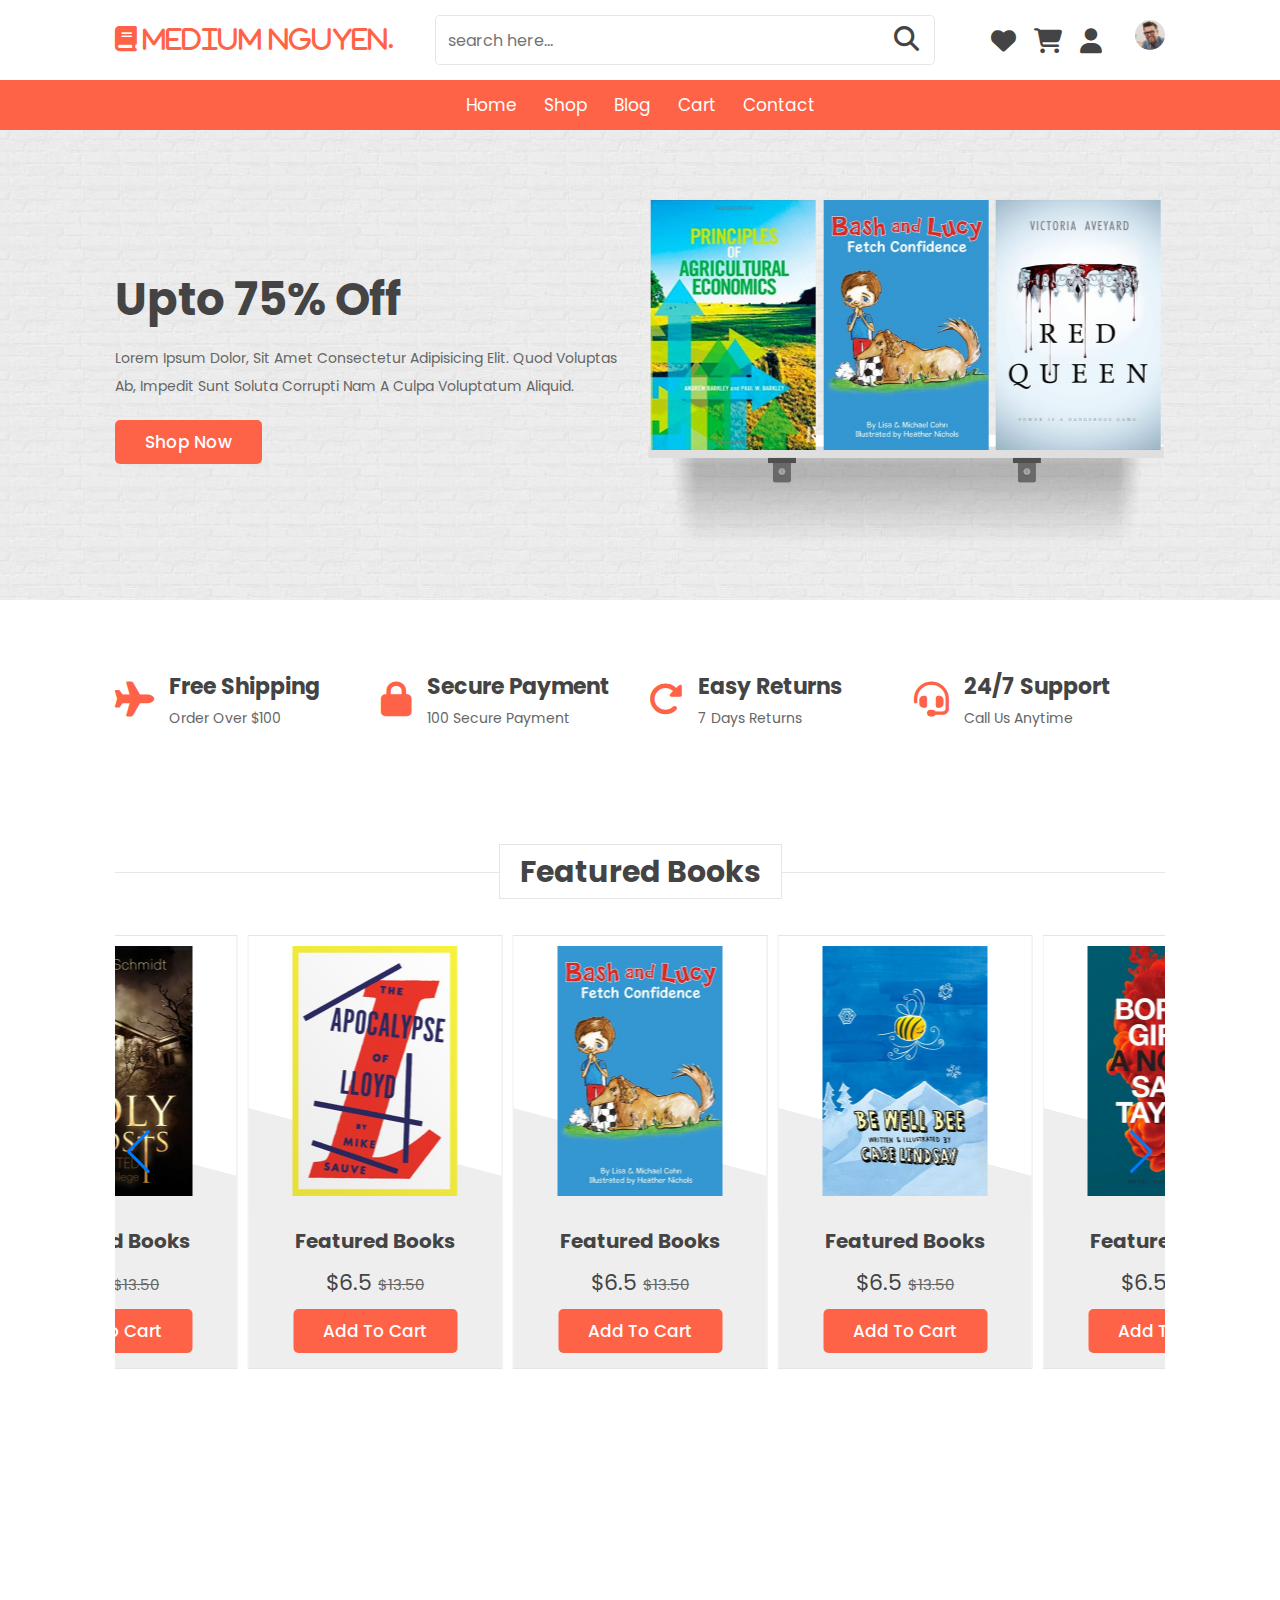
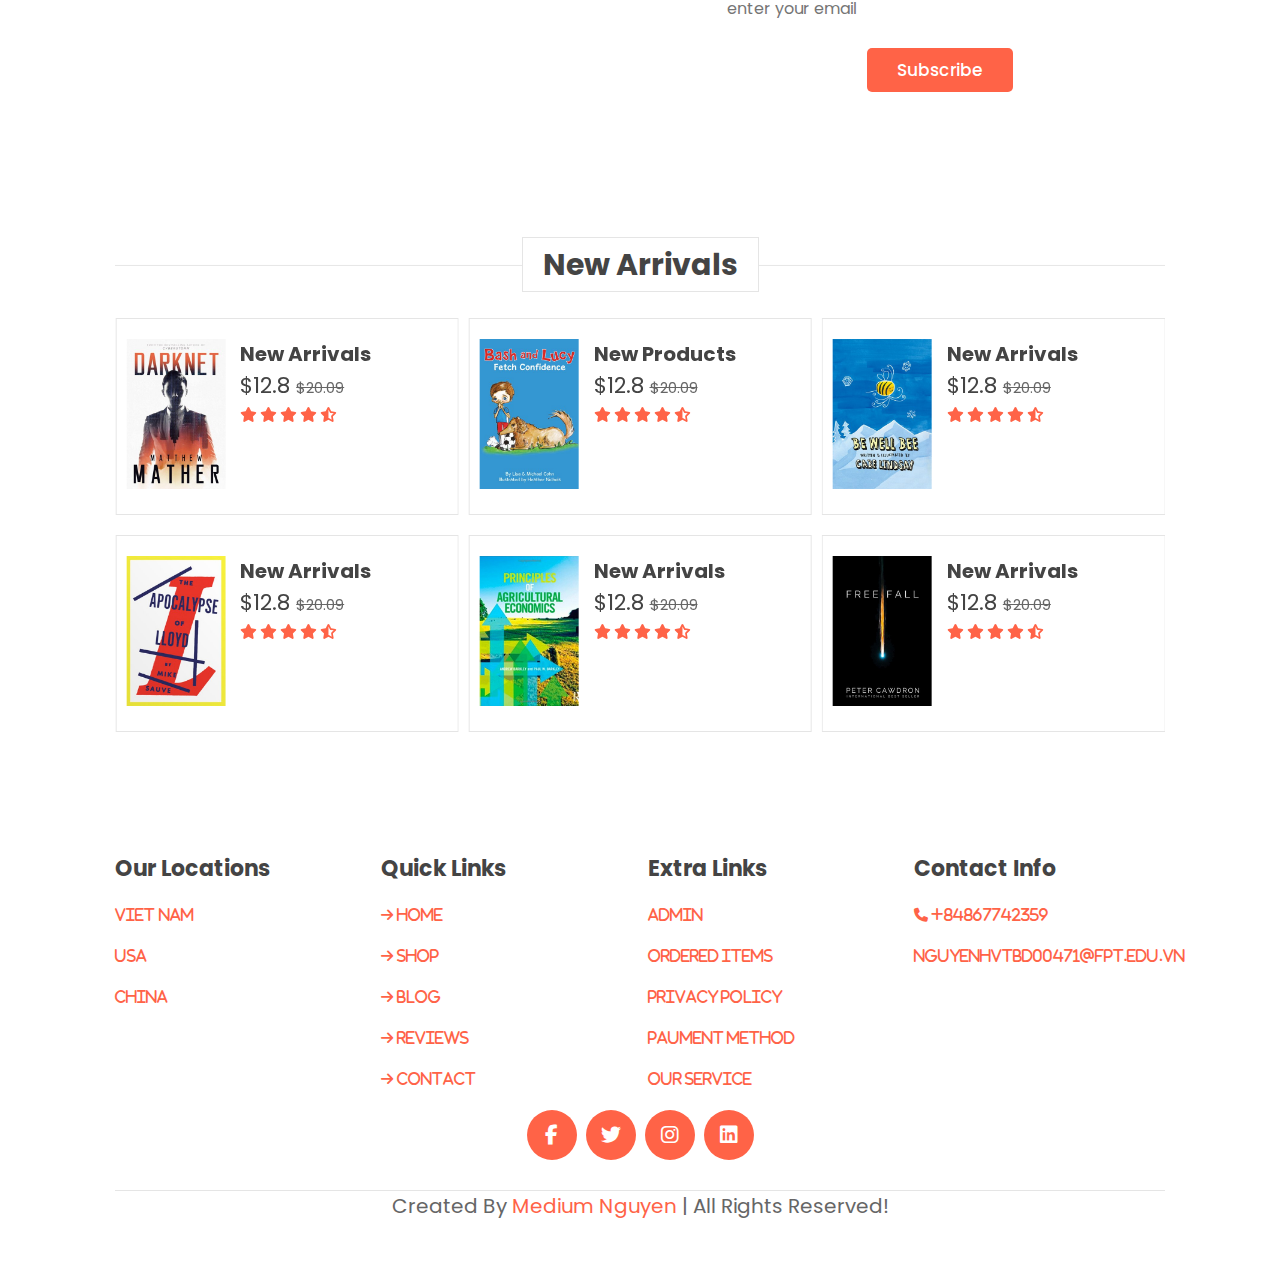
<file: index.html>
<!DOCTYPE html>
<html lang="en">

<head>
    <meta charset="UTF-8">
    <meta name="viewport" content="width=device-width, initial-scale=1.0">
    <title>Online Book shop</title>
    <link rel="stylesheet" href="style.css">
    <link rel="stylesheet" href="https://cdnjs.cloudflare.com/ajax/libs/font-awesome/6.5.1/css/all.min.css">
    <link rel="stylesheet" href="https://cdn.jsdelivr.net/npm/swiper@11/swiper-bundle.min.css" />


</head>

<body>
    <header class="header">

        <div class="header-1">
            <a href="index.html" class="logo"><i class="fas fa-book"> Medium Nguyen.</i></a>
            <form action="" class="search-form">
                <input type="search" name="" id="search-box" placeholder="search here...">
                <label for="search-box"><i class="fas fa-search"></i></label>

            </form>
            <div class="icons">
                <div id="search-btn" class="fas fa-search"></div>
                <a href=""><i class="fas fa-heart"></i></a>

                <a href=""><i class="fas fa-shopping-cart"></i></a>

                <div id="login-btn" class="fas fa-user"></div>
                <a href="userprofile.html"><img src="./images/author-1.jpg" alt="" ></a>

            </div>
          
        </div>
        <div class="header-2">
            <nav class="navbar">
                <a href="index.html" class="active-link">home</a>
                <a href="product.html" class="active-link">shop</a>
                <a href="about.html" class="active-link">blog</a>
                <a href="cart.html" class="active-link">cart</a>
                <a href="contact.html" class="active-link">contact</a>
            </nav>
        </div>
    </header>

    <!-- head section ends -->
    <!-- bottom navbar -->
    <nav class="bottom-navbar">
        <a href="index.html" class="fas fa-home"></a>
        <a href="product.html" class="fas fa-list"></a>
        <a href="about.html" class="fas fa-tags"></a>
        <a href="cart.html" class="fas fa-comments"></a>
        <a href="contact.html" class="fas fa-address-book"></i></a>
    </nav>


    <div class="login-form-container">
        <div id="close-login-btn" class="fas fa-times">
        </div>
        <form action="">
            <h3>sign in</h3>
            <span>email</span>
            <input type="email" name="" class="box" id="" placeholder="enter your email">
            <span>password</span>
            <input type="password" name="" class="box" id="" placeholder="enter your pasword">
            <div class="checkbox">
                <input type="checkbox" name="" id="remember-me">
                <label for="remember-me"> remember me</label>
            </div>
            <input type="submit" name="" id="" value="sign in" class="btn">
            <p>forget password ? <a href="#">click here</a></p>
            <p>don't have an account ? <a href="#" id="signup-link" class="signup-link">sign up</a></p>
        </form>
    </div>
    <div class="signup-form-container">
        <div id="close-login-btn" class="fas fa-times">
        </div>
        <form action="">
            <h3>sign up</h3>
            <span>email</span>
            <input type="email" name="" class="box" id="" placeholder="enter your email">
            <span>password</span>
            <input type="password" name="" class="box" id="" placeholder="create pasword">
            <span>confirm password</span>
            <input type="password" name="" class="box" id="" placeholder="confirm pasword">
            <div class="checkbox">
                <input type="checkbox" name="" id="accept">
                <label for="accept"> i accept all terms & conditions</label>
            </div>
            <input type="submit" name="" id="" value="sign up" class="btn">
            <p>already have an account ? <a href="#" id="signin-link" class="signin-link">sign in</a></p>
        </form>
    </div>

    <section class="home" id="home">
        <div class="row">
            <div class="content">
                <h3>upto 75% off</h3>
                <p>Lorem ipsum dolor, sit amet consectetur adipisicing elit. Quod voluptas ab, impedit sunt soluta
                    corrupti nam a culpa voluptatum aliquid.</p>
                <a href="#" class="btn">shop now</a>
            </div>
            <div class="swiper books-slider">
                <div class="swiper-wrapper">
                    <a href="#" class="swiper-slide"><img src="./images/b1.jpg" alt=""></a>
                    <a href="#" class="swiper-slide"><img src="./images/b13.jpg" alt=""></a>
                    <a href="#" class="swiper-slide"><img src="./images/b12.jpg" alt=""></a>
                    <a href="#" class="swiper-slide"><img src="./images/b15.jpg" alt=""></a>
                    <a href="#" class="swiper-slide"><img src="./images/b5.jpg" alt=""></a>
                    <a href="#" class="swiper-slide"><img src="./images/b6.jpg" alt=""></a>
                </div>
                <img src="./images/stand.png" class="stand" alt="">
            </div>
        </div>
    </section>
    <section class="icons-container">
        <div class="icons">
            <i class="fas fa-plane"></i>
            <div class="content">
                <h3>free shipping</h3>
                <p>order over $100</p>
            </div>
        </div>
        <div class="icons">
            <i class="fas fa-lock"></i>
            <div class="content">
                <h3>secure payment</h3>
                <p>100 secure payment</p>
            </div>
        </div>
        <div class="icons">
            <i class="fas fa-redo-alt"></i>
            <div class="content">
                <h3>easy returns</h3>
                <p>7 days returns</p>
            </div>
        </div>
        <div class="icons">
            <i class="fas fa-headset"></i>
            <div class="content">
                <h3>24/7 support</h3>
                <p>call us anytime</p>
            </div>
        </div>
    </section>

    <section class="featured" id="featured">
        <h1 class="heading"><span>featured books</span> </h1>
        <div class="swiper featured-slider">
            <div class="swiper-wrapper">
                <div class="swiper-slide box">
                    <div class="icons">
                        <a href="#" class="fas fa-search"></a>
                        <a href="#" class="fas fa-heart"></a>
                        <a href="#" class="fas fa-eye"></a>
                    </div>
                    <div class="image">
                        <img src="./images/b1.jpg" alt="">
                    </div>
                    <div class="content">
                        <h3>featured books</h3>
                        <div class="price">$6.5 <span>$13.50</span></div>
                        <a href="#" class="btn">add to cart</a>
                    </div>
                </div>
                <div class="swiper-slide box">
                    <div class="icons">
                        <a href="#" class="fas fa-search"></a>
                        <a href="#" class="fas fa-heart"></a>
                        <a href="#" class="fas fa-eye"></a>
                    </div>
                    <div class="image">
                        <img src="./images/b2.jpg" alt="">
                    </div>
                    <div class="content">
                        <h3>featured books</h3>
                        <div class="price">$6.5 <span>$13.50</span></div>
                        <a href="#" class="btn">add to cart</a>
                    </div>
                </div>
                <div class="swiper-slide box">
                    <div class="icons">
                        <a href="#" class="fas fa-search"></a>
                        <a href="#" class="fas fa-heart"></a>
                        <a href="#" class="fas fa-eye"></a>
                    </div>
                    <div class="image">
                        <img src="./images/b3.jpg" alt="">
                    </div>
                    <div class="content">
                        <h3>featured books</h3>
                        <div class="price">$6.5 <span>$13.50</span></div>
                        <a href="#" class="btn">add to cart</a>
                    </div>
                </div>
                <div class="swiper-slide box">
                    <div class="icons">
                        <a href="#" class="fas fa-search"></a>
                        <a href="#" class="fas fa-heart"></a>
                        <a href="#" class="fas fa-eye"></a>
                    </div>
                    <div class="image">
                        <img src="./images/b4.jpg" alt="">
                    </div>
                    <div class="content">
                        <h3>featured books</h3>
                        <div class="price">$6.5 <span>$13.50</span></div>
                        <a href="#" class="btn">add to cart</a>
                    </div>
                </div>
                <div class="swiper-slide box">
                    <div class="icons">
                        <a href="#" class="fas fa-search"></a>
                        <a href="#" class="fas fa-heart"></a>
                        <a href="#" class="fas fa-eye"></a>
                    </div>
                    <div class="image">
                        <img src="./images/b5.jpg" alt="">
                    </div>
                    <div class="content">
                        <h3>featured books</h3>
                        <div class="price">$6.5 <span>$13.50</span></div>
                        <a href="#" class="btn">add to cart</a>
                    </div>
                </div>
                <div class="swiper-slide box">
                    <div class="icons">
                        <a href="#" class="fas fa-search"></a>
                        <a href="#" class="fas fa-heart"></a>
                        <a href="#" class="fas fa-eye"></a>
                    </div>
                    <div class="image">
                        <img src="./images/b6.jpg" alt="">
                    </div>
                    <div class="content">
                        <h3>featured books</h3>
                        <div class="price">$6.5 <span>$13.50</span></div>
                        <a href="#" class="btn">add to cart</a>
                    </div>
                </div>
                <div class="swiper-slide box">
                    <div class="icons">
                        <a href="#" class="fas fa-search"></a>
                        <a href="#" class="fas fa-heart"></a>
                        <a href="#" class="fas fa-eye"></a>
                    </div>
                    <div class="image">
                        <img src="./images/b7.jpg" alt="">
                    </div>
                    <div class="content">
                        <h3>featured books</h3>
                        <div class="price">$6.5 <span>$13.50</span></div>
                        <a href="#" class="btn">add to cart</a>
                    </div>
                </div>
                <div class="swiper-slide box">
                    <div class="icons">
                        <a href="#" class="fas fa-search"></a>
                        <a href="#" class="fas fa-heart"></a>
                        <a href="#" class="fas fa-eye"></a>
                    </div>
                    <div class="image">
                        <img src="./images/b8.jpg" alt="">
                    </div>
                    <div class="content">
                        <h3>featured books</h3>
                        <div class="price">$6.5 <span>$13.50</span></div>
                        <a href="#" class="btn">add to cart</a>
                    </div>
                </div>
                <div class="swiper-slide box">
                    <div class="icons">
                        <a href="#" class="fas fa-search"></a>
                        <a href="#" class="fas fa-heart"></a>
                        <a href="#" class="fas fa-eye"></a>
                    </div>
                    <div class="image">
                        <img src="./images/b9.jpg" alt="">
                    </div>
                    <div class="content">
                        <h3>featured books</h3>
                        <div class="price">$6.5 <span>$13.50</span></div>
                        <a href="#" class="btn">add to cart</a>
                    </div>
                </div>
                <div class="swiper-slide box">
                    <div class="icons">
                        <a href="#" class="fas fa-search"></a>
                        <a href="#" class="fas fa-heart"></a>
                        <a href="#" class="fas fa-eye"></a>
                    </div>
                    <div class="image">
                        <img src="./images/b10.jpg" alt="">
                    </div>
                    <div class="content">
                        <h3>featured books</h3>
                        <div class="price">$6.5 <span>$13.50</span></div>
                        <a href="#" class="btn">add to cart</a>
                    </div>
                </div>

            </div>
            <div class="swiper-button-next"></div>
            <div class="swiper-button-prev"></div>
        </div>
    </section>
    <section class="newsletter">
        <form action="">
            <h3>subcribe for latest updates</h3>
            <input type="email" placeholder="enter your email" class="box">
            <input type="submit" value="subscribe" id="" class="btn">
        </form>
    </section>

    <!-- arrivals starts -->
    <section class="arrivals" id="product.html">
        <h1 class="heading"> <span>new arrivals</span> </h1>
        <div class="swiper arrivals-slider">
            <div class="swiper-wrapper">
                <a href="#" class="swiper-slide box">
                    <div class="image">
                        <img src="./images/b1.jpg" alt="">
                    </div>
                    <div class="content">
                        <h3>new products</h3>
                        <div class="price">$12.8 <span>$20.09</span></div>
                        <div class="stars">
                            <i class="fas fa-star"></i>
                            <i class="fas fa-star"></i>
                            <i class="fas fa-star"></i>
                            <i class="fas fa-star"></i>
                            <i class="fas fa-star-half-alt"></i>
                        </div>
                    </div>
                </a>
                <a href="#" class="swiper-slide box">
                    <div class="image">
                        <img src="./images/b2.jpg" alt="">
                    </div>
                    <div class="content">
                        <h3>new arrivals</h3>
                        <div class="price">$12.8 <span>$20.09</span></div>
                        <div class="stars">
                            <i class="fas fa-star"></i>
                            <i class="fas fa-star"></i>
                            <i class="fas fa-star"></i>
                            <i class="fas fa-star"></i>
                            <i class="fas fa-star-half-alt"></i>
                        </div>
                    </div>
                </a>
                <a href="#" class="swiper-slide box">
                    <div class="image">
                        <img src="./images/b3.jpg" alt="">
                    </div>
                    <div class="content">
                        <h3>new arrivals</h3>
                        <div class="price">$12.8 <span>$20.09</span></div>
                        <div class="stars">
                            <i class="fas fa-star"></i>
                            <i class="fas fa-star"></i>
                            <i class="fas fa-star"></i>
                            <i class="fas fa-star"></i>
                            <i class="fas fa-star-half-alt"></i>
                        </div>
                    </div>
                </a>
                <a href="#" class="swiper-slide box">
                    <div class="image">
                        <img src="./images/b4.jpg" alt="">
                    </div>
                    <div class="content">
                        <h3>new arrivals</h3>
                        <div class="price">$12.8 <span>$20.09</span></div>
                        <div class="stars">
                            <i class="fas fa-star"></i>
                            <i class="fas fa-star"></i>
                            <i class="fas fa-star"></i>
                            <i class="fas fa-star"></i>
                            <i class="fas fa-star-half-alt"></i>
                        </div>
                    </div>
                </a>
                <a href="#" class="swiper-slide box">
                    <div class="image">
                        <img src="./images/b5.jpg" alt="">
                    </div>
                    <div class="content">
                        <h3>new arrivals</h3>
                        <div class="price">$12.8 <span>$20.09</span></div>
                        <div class="stars">
                            <i class="fas fa-star"></i>
                            <i class="fas fa-star"></i>
                            <i class="fas fa-star"></i>
                            <i class="fas fa-star"></i>
                            <i class="fas fa-star-half-alt"></i>
                        </div>
                    </div>
                </a>
            </div>
        </div>
        <div class="swiper arrivals-slider">
            <div class="swiper-wrapper">
                <a href="#" class="swiper-slide box">
                    <div class="image">
                        <img src="./images/b6.jpg" alt="">
                    </div>
                    <div class="content">
                        <h3>new arrivals</h3>
                        <div class="price">$12.8 <span>$20.09</span></div>
                        <div class="stars">
                            <i class="fas fa-star"></i>
                            <i class="fas fa-star"></i>
                            <i class="fas fa-star"></i>
                            <i class="fas fa-star"></i>
                            <i class="fas fa-star-half-alt"></i>
                        </div>
                    </div>
                </a>
                <a href="#" class="swiper-slide box">
                    <div class="image">
                        <img src="./images/b7.jpg" alt="">
                    </div>
                    <div class="content">
                        <h3>new arrivals</h3>
                        <div class="price">$12.8 <span>$20.09</span></div>
                        <div class="stars">
                            <i class="fas fa-star"></i>
                            <i class="fas fa-star"></i>
                            <i class="fas fa-star"></i>
                            <i class="fas fa-star"></i>
                            <i class="fas fa-star-half-alt"></i>
                        </div>
                    </div>
                </a>
                <a href="#" class="swiper-slide box">
                    <div class="image">
                        <img src="./images/b8.jpg" alt="">
                    </div>
                    <div class="content">
                        <h3>new arrivals</h3>
                        <div class="price">$12.8 <span>$20.09</span></div>
                        <div class="stars">
                            <i class="fas fa-star"></i>
                            <i class="fas fa-star"></i>
                            <i class="fas fa-star"></i>
                            <i class="fas fa-star"></i>
                            <i class="fas fa-star-half-alt"></i>
                        </div>
                    </div>
                </a>
                <a href="#" class="swiper-slide box">
                    <div class="image">
                        <img src="./images/b9.jpg" alt="">
                    </div>
                    <div class="content">
                        <h3>new arrivals</h3>
                        <div class="price">$12.8 <span>$20.09</span></div>
                        <div class="stars">
                            <i class="fas fa-star"></i>
                            <i class="fas fa-star"></i>
                            <i class="fas fa-star"></i>
                            <i class="fas fa-star"></i>
                            <i class="fas fa-star-half-alt"></i>
                        </div>
                    </div>
                </a>
                <a href="#" class="swiper-slide box">
                    <div class="image">
                        <img src="./images/b10.jpg" alt="">
                    </div>
                    <div class="content">
                        <h3>new arrivals</h3>
                        <div class="price">$12.8 <span>$20.09</span></div>
                        <div class="stars">
                            <i class="fas fa-star"></i>
                            <i class="fas fa-star"></i>
                            <i class="fas fa-star"></i>
                            <i class="fas fa-star"></i>
                            <i class="fas fa-star-half-alt"></i>
                        </div>
                    </div>
                </a>
            </div>
        </div>
    </section>

    <section class="footer">

        <div class="box-container">
            <div class="box">
                <h3>our locations</h3>
                <a href="#"><i class="fas fa-map-market-alt"> Viet nam</i></a>
                <a href="#"><i class="fas fa-map-market-alt"> USA</i></a>
                <a href="#"><i class="fas fa-map-market-alt"> China</i></a>
            </div>
            <div class="box">
                <h3>quick links</h3>
                <a href="#"><i class="fas fa-arrow-right"> home</i></a>
                <a href="#"><i class="fas fa-arrow-right"> shop</i></a>
                <a href="#"><i class="fas fa-arrow-right"> blog</i></a>
                <a href="#"><i class="fas fa-arrow-right"> reviews</i></a>
                <a href="#"><i class="fas fa-arrow-right"> contact</i></a>
            </div>
            <div class="box">
                <h3>extra links</h3>
                <a href="adminpage.html"><i class="fas fa-map-market-alt"> admin</i></a>
                <a href="#"><i class="fas fa-map-market-alt"> ordered items</i></a>
                <a href="#"><i class="fas fa-map-market-alt"> privacy policy</i></a>
                <a href="#"><i class="fas fa-map-market-alt"> paument method</i></a>
                <a href="#"><i class="fas fa-map-market-alt"> our service</i></a>

            </div>
            <div class="box">
                <h3>contact info</h3>
                <a href="#"><i class="fas fa-phone"> +84867742359</i></a>
                <a href="#"><i class="fas fa-map-market-alt"> nguyenhvtbd00471@fpt.edu.vn</i></a>
            </div>

        </div>
        <div class="share">
            <a href="#" class="fab fa-facebook-f"></a>
            <a href="#" class="fab fa-twitter"></a>
            <a href="#" class="fab fa-instagram"></a>
            <a href="#" class="fab fa-linkedin"></a>
        </div>
        <div class="creadit"> created by <span>medium nguyen</span> | all rights reserved!</div>
    </section>
    <!-- <div class="loader-container">
        <img src="./images/loader-img.gif" alt="">

    </div> -->







    <script src="https://cdnjs.cloudflare.com/ajax/libs/jquery/3.7.1/jquery.min.js"></script>
    <script src="https://cdn.jsdelivr.net/npm/swiper@11/swiper-bundle.min.js"></script>
    <script src="script.js"></script>
    
</body>

</html>
</file>
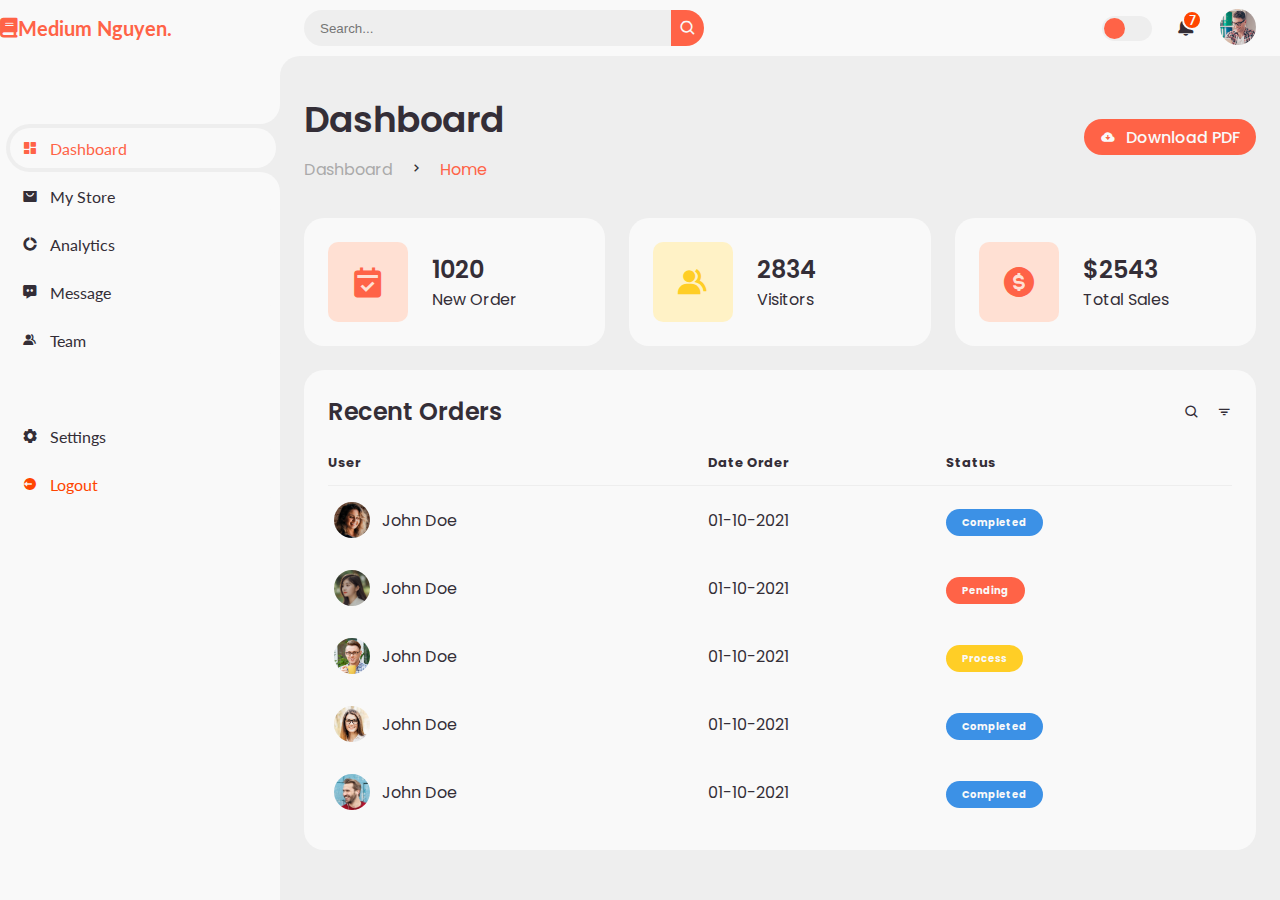
<file: adminpage.html>
<!DOCTYPE html>
<html lang="en">
<head>
	<meta charset="UTF-8">
	<meta name="viewport" content="width=device-width, initial-scale=1.0">
    <link rel="stylesheet" href="https://cdnjs.cloudflare.com/ajax/libs/font-awesome/6.5.1/css/all.min.css">
	<!-- Boxicons -->
	<link href='https://unpkg.com/boxicons@2.0.9/css/boxicons.min.css' rel='stylesheet'>
	<!-- My CSS -->
	<link rel="stylesheet" href="adminpage.css">

	<title>Online Book shop</title>
</head>
<body>


	<!-- SIDEBAR -->
	<section id="sidebar">
		<a href="index.html" class="brand">
			<i class='fas fa-book'></i>
			<span class="text">Medium Nguyen.</span>
		</a>
		<ul class="side-menu top">
			<li class="active">
				<a href="#">
					<i class='bx bxs-dashboard' ></i>
					<span class="text">Dashboard</span>
				</a>
			</li>
			<li>
				<a href="#">
					<i class='bx bxs-shopping-bag-alt' ></i>
					<span class="text">My Store</span>
				</a>
			</li>
			<li>
				<a href="#">
					<i class='bx bxs-doughnut-chart' ></i>
					<span class="text">Analytics</span>
				</a>
			</li>
			<li>
				<a href="#">
					<i class='bx bxs-message-dots' ></i>
					<span class="text">Message</span>
				</a>
			</li>
			<li>
				<a href="#">
					<i class='bx bxs-group' ></i>
					<span class="text">Team</span>
				</a>
			</li>
		</ul>
		<ul class="side-menu">
			<li>
				<a href="#">
					<i class='bx bxs-cog' ></i>
					<span class="text">Settings</span>
				</a>
			</li>
			<li>
				<a href="#" class="logout">
					<i class='bx bxs-log-out-circle' ></i>
					<span class="text">Logout</span>
				</a>
			</li>
		</ul>
	</section>
	<!-- SIDEBAR -->



	<!-- CONTENT -->
	<section id="content">
		<!-- NAVBAR -->
		<nav>
			<!-- <i class='bx bx-menu' ></i> -->
			<!-- <a href="#" class="nav-link">Categories</a> -->
			<form action="#">
				<div class="form-input">
					<input type="search" placeholder="Search...">
					<button type="submit" class="search-btn"><i class='bx bx-search' ></i></button>
				</div>
			</form>
			<input type="checkbox" id="switch-mode" hidden>
			<label for="switch-mode" class="switch-mode"></label>
			<a href="#" class="notification">
				<i class='bx bxs-bell' ></i>
				<span class="num">7</span>
			</a>
			<a href="#" class="profile">
				<img src="./images/author-5.jpg">
			</a>
		</nav>
		<!-- NAVBAR -->

		<!-- MAIN -->
		<main>
			<div class="head-title">
				<div class="left">
					<h1>Dashboard</h1>
					<ul class="breadcrumb">
						<li>
							<a href="#">Dashboard</a>
						</li>
						<li><i class='bx bx-chevron-right' ></i></li>
						<li>
							<a class="active" href="index.html">Home</a>
						</li>
					</ul>
				</div>
				<a href="#" class="btn-download">
					<i class='bx bxs-cloud-download' ></i>
					<span class="text">Download PDF</span>
				</a>
			</div>

			<ul class="box-info">
				<li>
					<i class='bx bxs-calendar-check' ></i>
					<span class="text">
						<h3>1020</h3>
						<p>New Order</p>
					</span>
				</li>
				<li>
					<i class='bx bxs-group' ></i>
					<span class="text">
						<h3>2834</h3>
						<p>Visitors</p>
					</span>
				</li>
				<li>
					<i class='bx bxs-dollar-circle' ></i>
					<span class="text">
						<h3>$2543</h3>
						<p>Total Sales</p>
					</span>
				</li>
			</ul>


			<div class="table-data">
				<div class="order">
					<div class="head">
						<h3>Recent Orders</h3>
						<i class='bx bx-search' ></i>
						<i class='bx bx-filter' ></i>
					</div>
					<table>
						<thead>
							<tr>
								<th>User</th>
								<th>Date Order</th>
								<th>Status</th>
							</tr>
						</thead>
						<tbody>
							<tr>
								<td>
									<img src="./images/pic-4.png">
									<p>John Doe</p>
								</td>
								<td>01-10-2021</td>
								<td><span class="status completed">Completed</span></td>
							</tr>
							<tr>
								<td>
									<img src="./images/pic-6.png">
									<p>John Doe</p>
								</td>
								<td>01-10-2021</td>
								<td><span class="status pending">Pending</span></td>
							</tr>
							<tr>
								<td>
									<img src="./images/author-3.jpg">
									<p>John Doe</p>
								</td>
								<td>01-10-2021</td>
								<td><span class="status process">Process</span></td>
							</tr>
							<tr>
								<td>
									<img src="./images/author-2.jpg">
									<p>John Doe</p>
								</td>
								<td>01-10-2021</td>
								<td><span class="status completed">Completed</span></td>
							</tr>
							<tr>
								<td>
									<img src="./images/pic-1.png">
									<p>John Doe</p>
								</td>
								<td>01-10-2021</td>
								<td><span class="status completed">Completed</span></td>
							</tr>
						</tbody>
					</table>
				</div>
				
			</div>
		</main>
		<!-- MAIN -->
	</section>
	<!-- CONTENT -->
	

	<script src="admin.js"></script>
</body>
</html>
</file>
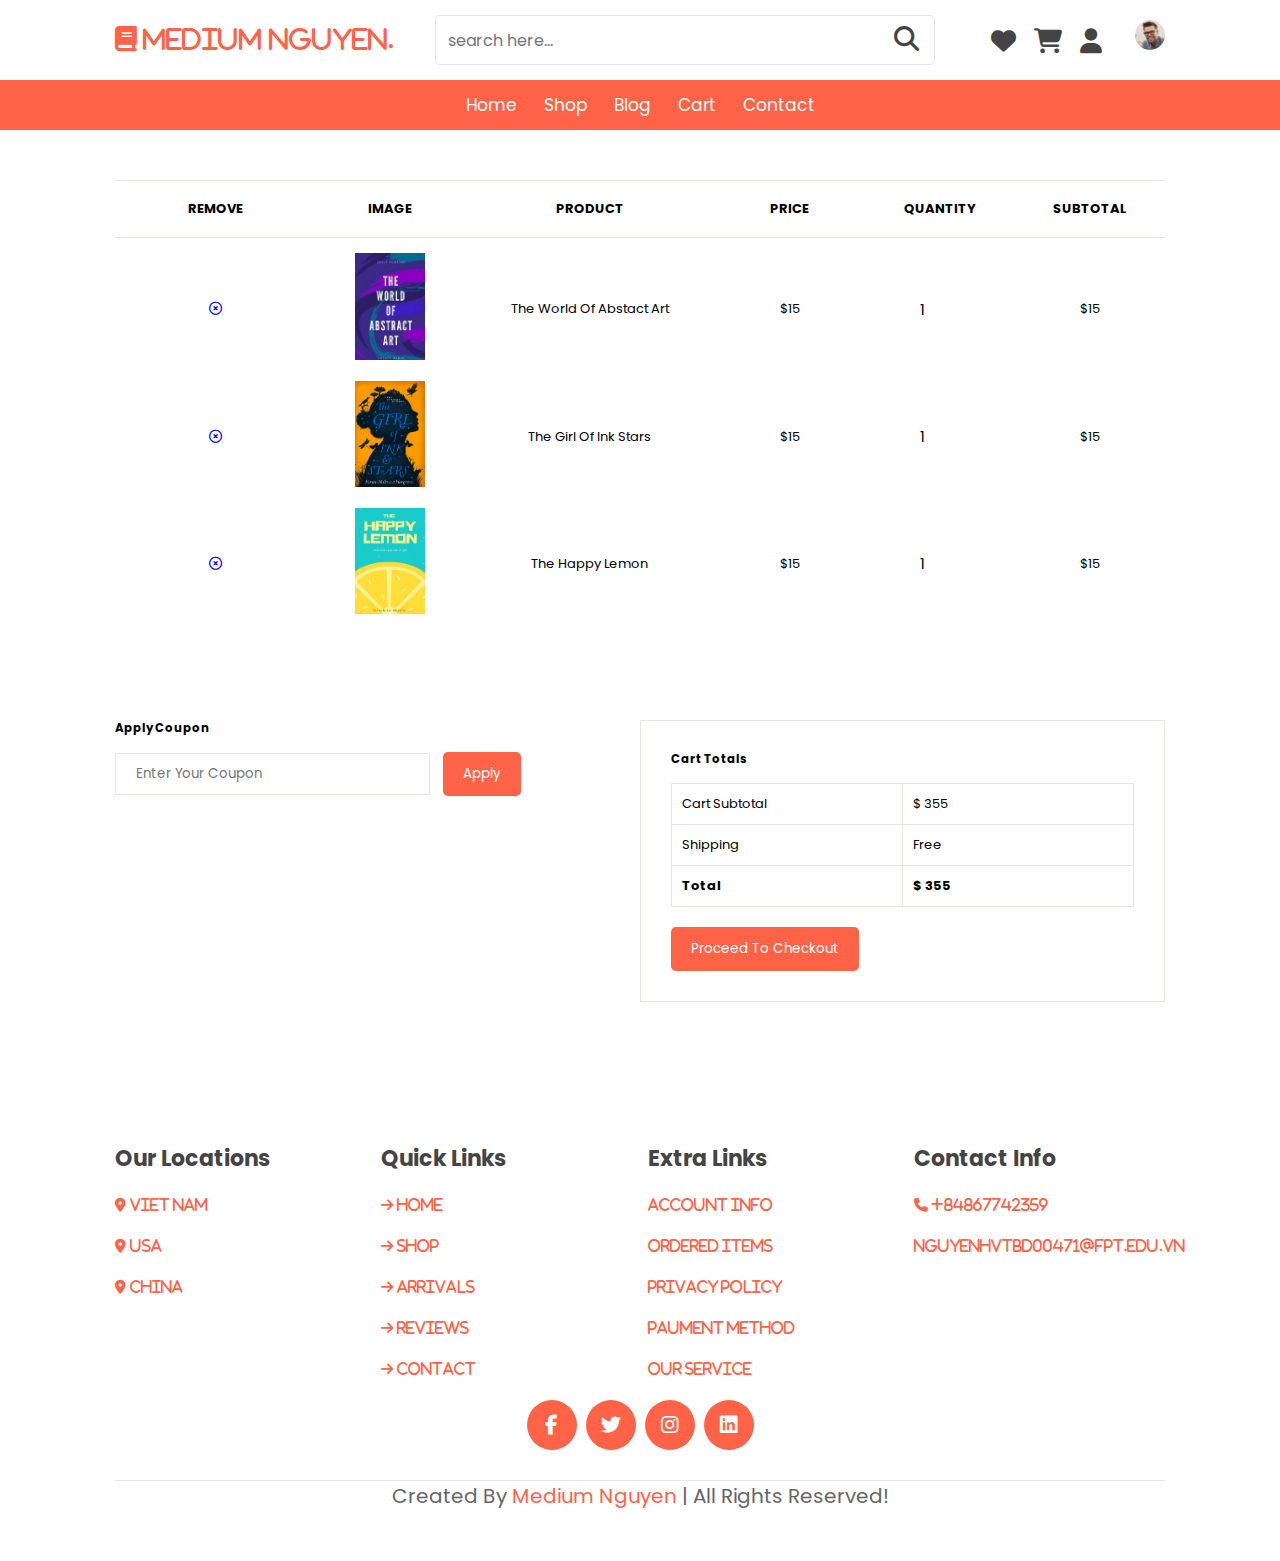
<file: cart.html>
<!DOCTYPE html>
<html lang="en">

<head>
    <meta charset="UTF-8">
    <meta name="viewport" content="width=device-width, initial-scale=1.0">
    <title>Online Book shop</title>
    <link rel="stylesheet" href="style.css">
    <link rel="stylesheet" href="https://cdnjs.cloudflare.com/ajax/libs/font-awesome/6.5.1/css/all.min.css">
    <link rel="stylesheet" href="https://cdn.jsdelivr.net/npm/swiper@11/swiper-bundle.min.css" />


</head>

<body>
    <header class="header">

        <div class="header-1">
            <a href="index.html" class="logo"><i class="fas fa-book"> Medium Nguyen.</i></a>
            <form action="" class="search-form">
                <input type="search" name="" id="search-box" placeholder="search here...">
                <label for="search-box"><i class="fas fa-search"></i></label>

            </form>
            <div class="icons">
                <div id="search-btn" class="fas fa-search"></div>
                <a href=""><i class="fas fa-heart"></i></a>

                <a href=""><i class="fas fa-shopping-cart"></i></a>

                <div id="login-btn" class="fas fa-user"></div>
                <a href="userprofile.html"><img src="./images/author-1.jpg" alt="" ></a>

            </div>
          
        </div>
        <div class="header-2">
            <nav class="navbar">
                <a href="index.html" class="active-link">home</a>
                <a href="product.html" class="active-link">shop</a>
                <a href="about.html" class="active-link">blog</a>
                <a href="cart.html" class="active-link">cart</a>
                <a href="contact.html" class="active-link">contact</a>
            </nav>
        </div>
    </header>

    <!-- head section ends -->
    <!-- bottom navbar -->
    <nav class="bottom-navbar">
        <a href="index.html" class="fas fa-home"></a>
        <a href="product.html" class="fas fa-list"></a>
        <a href="about.html" class="fas fa-tags"></a>
        <a href="cart.html" class="fas fa-comments"></a>
        <a href="contact.html" class="fas fa-address-book"></i></a>
    </nav>


    <section id="cart" >
       <table width="100%">
        <thead>
            <tr>
                <td>Remove</td>
                <td>image</td>
                <td>product</td>
                <td>price</td>
                <td>quantity</td>
                <td>subtotal</td>
            </tr>
        </thead>
        <tbody>
            <tr>
                <td><a href="#"><i class="far fa-times-circle"></i></a></td>
                <td><img src="./images/b17.jpg" alt=""></td>
                <td>the world of abstact art</td>
                <td>$15</td>
                <td><input type="number" value="1"></td>
                <td>$15</td>
            </tr>
        </tbody>
        <tbody>
            <tr>
                <td><a href="#"><i class="far fa-times-circle"></i></a></td>
                <td><img src="./images/b15.jpg" alt=""></td>
                <td>the girl of ink stars</td>
                <td>$15</td>
                <td><input type="number" value="1"></td>
                <td>$15</td>
            </tr>
        </tbody>
        <tbody>
            <tr>
                <td><a href="#"><i class="far fa-times-circle"></i></a></td>
                <td><img src="./images/b16.jpg" alt=""></td>
                <td>the happy lemon</td>
                <td>$15</td>
                <td><input type="number" value="1"></td>
                <td>$15</td>
            </tr>
        </tbody>
       </table>
    </section>
<section id="cart-add">
<div id="coupon">
    <h3>Apply Coupon</h3>
    <div>
        <input type="text" placeholder="enter your coupon">
        <button class="normal">Apply</button>
    </div>
</div>
<div id="subtotal">
    <h3>cart totals</h3>
       <table>
            <tr>
                <td>cart subtotal</td>
                <td>$ 355</td>
            </tr>
            <tr>
                <td>shipping</td>
                <td>free</td>
            </tr>
            <tr>
                <td><strong>total</strong></td>
                <td><strong>$ 355</strong></td>
            </tr>
        </table>
        <button class="normal">Proceed to checkout</button>
    </div>
</section>
    <section class="footer">

        <div class="box-container">
            <div class="box">
                <h3>our locations</h3>
                <a href="#"><i class="fas fa-map-marker-alt"> Viet nam</i></a>
                <a href="#"><i class="fas fa-map-marker-alt"> USA</i></a>
                <a href="#"><i class="fas fa-map-marker-alt"> China</i></a>
            </div>
            <div class="box">
                <h3>quick links</h3>
                <a href="#"><i class="fas fa-arrow-right"> home</i></a>
                <a href="#"><i class="fas fa-arrow-right"> shop</i></a>
                <a href="#"><i class="fas fa-arrow-right"> arrivals</i></a>
                <a href="#"><i class="fas fa-arrow-right"> reviews</i></a>
                <a href="#"><i class="fas fa-arrow-right"> contact</i></a>
            </div>
            <div class="box">
                <h3>extra links</h3>
                <a href="#"><i class="fas fa-map-market-alt"> account info</i></a>
                <a href="#"><i class="fas fa-map-market-alt"> ordered items</i></a>
                <a href="#"><i class="fas fa-map-market-alt"> privacy policy</i></a>
                <a href="#"><i class="fas fa-map-market-alt"> paument method</i></a>
                <a href="#"><i class="fas fa-map-market-alt"> our service</i></a>

            </div>
            <div class="box">
                <h3>contact info</h3>
                <a href="#"><i class="fas fa-phone"> +84867742359</i></a>
                <a href="#"><i class="fas fa-map-market-alt"> nguyenhvtbd00471@fpt.edu.vn</i></a>
            </div>

        </div>
        <div class="share">
            <a href="#" class="fab fa-facebook-f"></a>
            <a href="#" class="fab fa-twitter"></a>
            <a href="#" class="fab fa-instagram"></a>
            <a href="#" class="fab fa-linkedin"></a>
        </div>
        <div class="creadit"> created by <span>medium nguyen</span> | all rights reserved!</div>
    </section>

    <script src="https://cdnjs.cloudflare.com/ajax/libs/jquery/3.7.1/jquery.min.js" ></script>
    <script src="https://cdn.jsdelivr.net/npm/swiper@11/swiper-bundle.min.js"></script>
    <script src="script.js"></script>
</body>

</html>
</file>
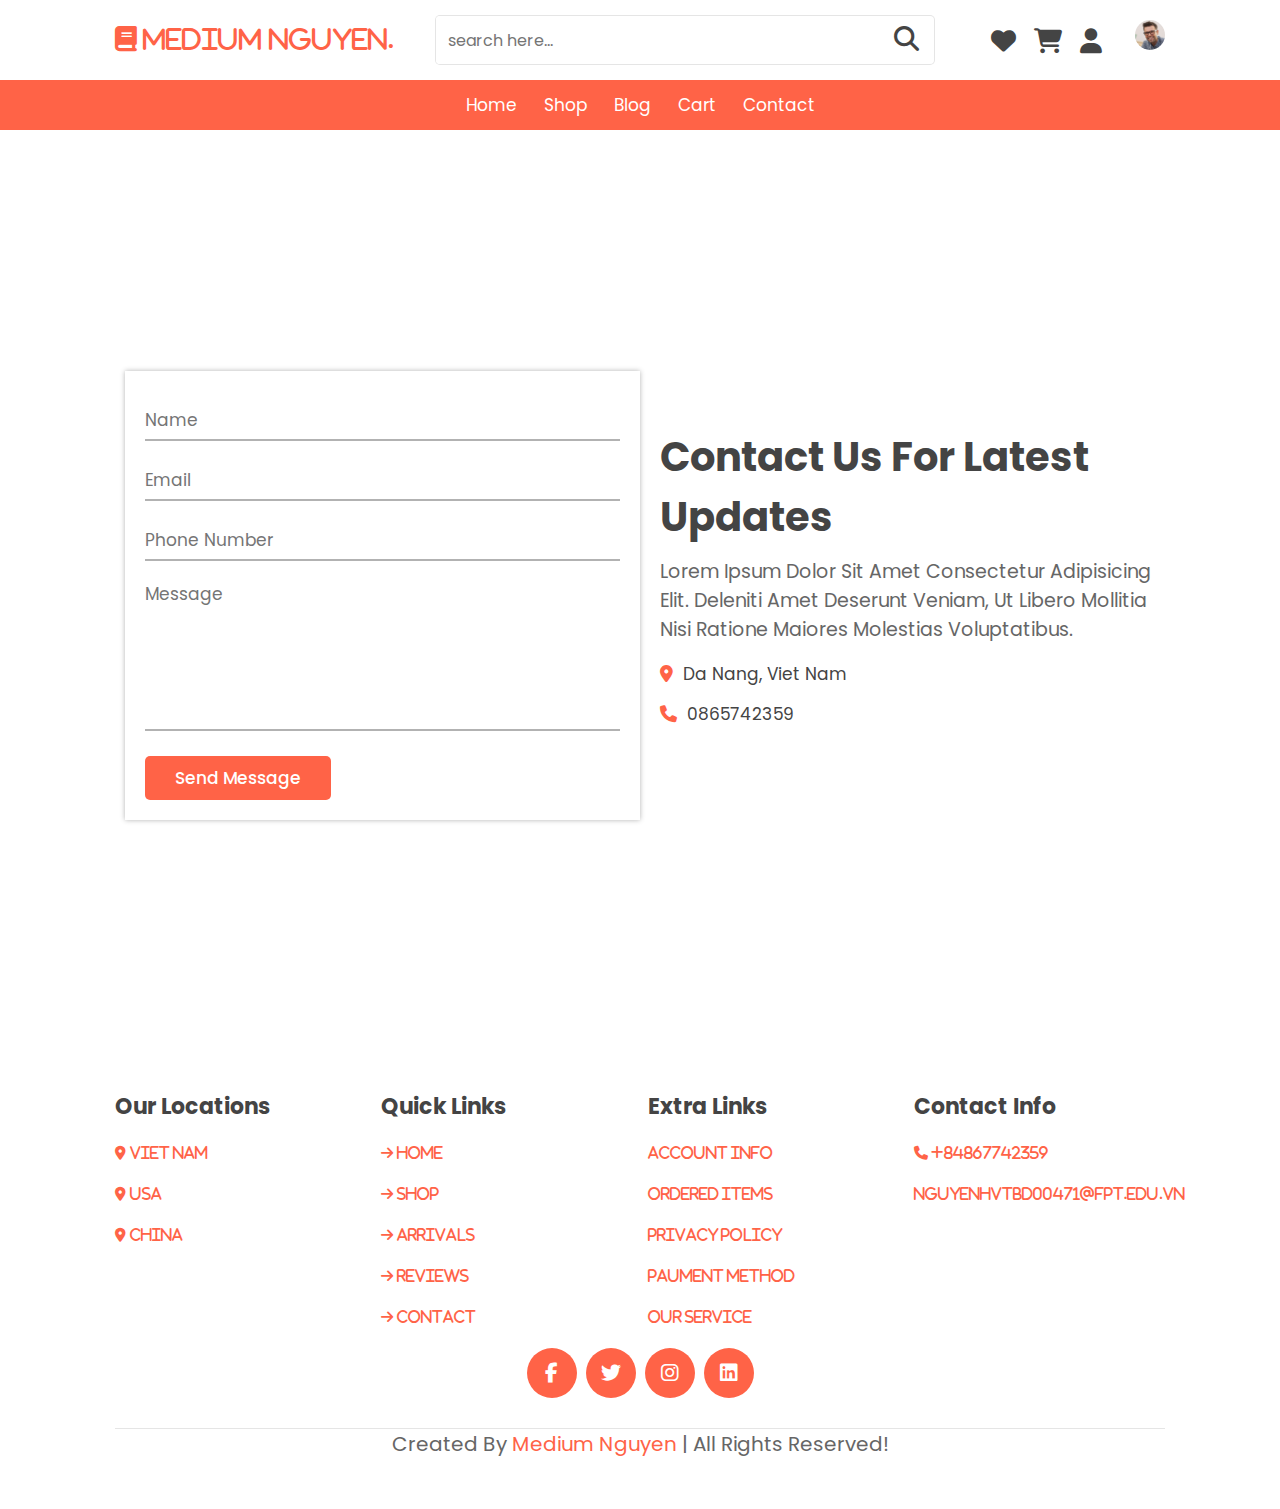
<file: contact.html>
<!DOCTYPE html>
<html lang="en">

<head>
    <meta charset="UTF-8">
    <meta name="viewport" content="width=device-width, initial-scale=1.0">
    <title>Online Book shop</title>
    <link rel="stylesheet" href="style.css">
    <link rel="stylesheet" href="https://cdnjs.cloudflare.com/ajax/libs/font-awesome/6.5.1/css/all.min.css">
    <link rel="stylesheet" href="https://cdn.jsdelivr.net/npm/swiper@11/swiper-bundle.min.css" />


</head>

<body>
    <header class="header">

        <div class="header-1">
            <a href="index.html" class="logo"><i class="fas fa-book"> Medium Nguyen.</i></a>
            <form action="" class="search-form">
                <input type="search" name="" id="search-box" placeholder="search here...">
                <label for="search-box"><i class="fas fa-search"></i></label>

            </form>
            <div class="icons">
                <div id="search-btn" class="fas fa-search"></div>
                <a href=""><i class="fas fa-heart"></i></a>

                <a href=""><i class="fas fa-shopping-cart"></i></a>

                <div id="login-btn" class="fas fa-user"></div>
                <a href="userprofile.html"><img src="./images/author-1.jpg" alt="" ></a>

            </div>
          
        </div>
        <div class="header-2">
            <nav class="navbar">
                <a href="index.html" class="active-link">home</a>
                <a href="product.html" class="active-link">shop</a>
                <a href="about.html" class="active-link">blog</a>
                <a href="cart.html" class="active-link">cart</a>
                <a href="contact.html" class="active-link">contact</a>
            </nav>
        </div>
    </header>

    <!-- head section ends -->
    <!-- bottom navbar -->
    <nav class="bottom-navbar">
        <a href="index.html" class="fas fa-home"></a>
        <a href="product.html" class="fas fa-list"></a>
        <a href="about.html" class="fas fa-tags"></a>
        <a href="cart.html" class="fas fa-comments"></a>
        <a href="contact.html" class="fas fa-address-book"></i></a>
    </nav>

    <!-- conatact section starts -->
    <section class="contact" id="contact">

        <form action="">
            <input type="text" placeholder="name" class="box">
            <input type="email" placeholder="email" class="box">
            <input type="tel" placeholder="phone number" class="box">
            <textarea name="" id="" class="box message" placeholder="message"  cols="30" rows="10"></textarea>
            <input type="submit" value="send message" class="btn">
        </form>
<div class="content">
    <h3>Contact us for latest updates</h3>
    <p>Lorem ipsum dolor sit amet consectetur adipisicing elit. Deleniti amet deserunt veniam, ut libero mollitia nisi ratione maiores molestias voluptatibus.</p>

<div class="icons">
    <i class="fas fa-map-marker-alt"></i> Da Nang, Viet Nam
</div>
<div class="icons">
    <i class="fas fa-phone"></i> 0865742359
</div>
</div>
</section>

    <!-- conatact section ends -->

    <section class="footer">

        <div class="box-container">
            <div class="box">
                <h3>our locations</h3>
                <a href="#"><i class="fas fa-map-marker-alt"> Viet nam</i></a>
                <a href="#"><i class="fas fa-map-marker-alt"> USA</i></a>
                <a href="#"><i class="fas fa-map-marker-alt"> China</i></a>
            </div>
            <div class="box">
                <h3>quick links</h3>
                <a href="#"><i class="fas fa-arrow-right"> home</i></a>
                <a href="#"><i class="fas fa-arrow-right"> shop</i></a>
                <a href="#"><i class="fas fa-arrow-right"> arrivals</i></a>
                <a href="#"><i class="fas fa-arrow-right"> reviews</i></a>
                <a href="#"><i class="fas fa-arrow-right"> contact</i></a>
            </div>
            <div class="box">
                <h3>extra links</h3>
                <a href="#"><i class="fas fa-map-market-alt"> account info</i></a>
                <a href="#"><i class="fas fa-map-market-alt"> ordered items</i></a>
                <a href="#"><i class="fas fa-map-market-alt"> privacy policy</i></a>
                <a href="#"><i class="fas fa-map-market-alt"> paument method</i></a>
                <a href="#"><i class="fas fa-map-market-alt"> our service</i></a>

            </div>
            <div class="box">
                <h3>contact info</h3>
                <a href="#"><i class="fas fa-phone"> +84867742359</i></a>
                <a href="#"><i class="fas fa-map-market-alt"> nguyenhvtbd00471@fpt.edu.vn</i></a>
            </div>

        </div>
        <div class="share">
            <a href="#" class="fab fa-facebook-f"></a>
            <a href="#" class="fab fa-twitter"></a>
            <a href="#" class="fab fa-instagram"></a>
            <a href="#" class="fab fa-linkedin"></a>
        </div>
        <div class="creadit"> created by <span>medium nguyen</span> | all rights reserved!</div>
    </section>

    <script src="https://cdnjs.cloudflare.com/ajax/libs/jquery/3.7.1/jquery.min.js" ></script>
    <script src="https://cdn.jsdelivr.net/npm/swiper@11/swiper-bundle.min.js"></script>
    <script src="script.js"></script>
</body>

</html>
</file>
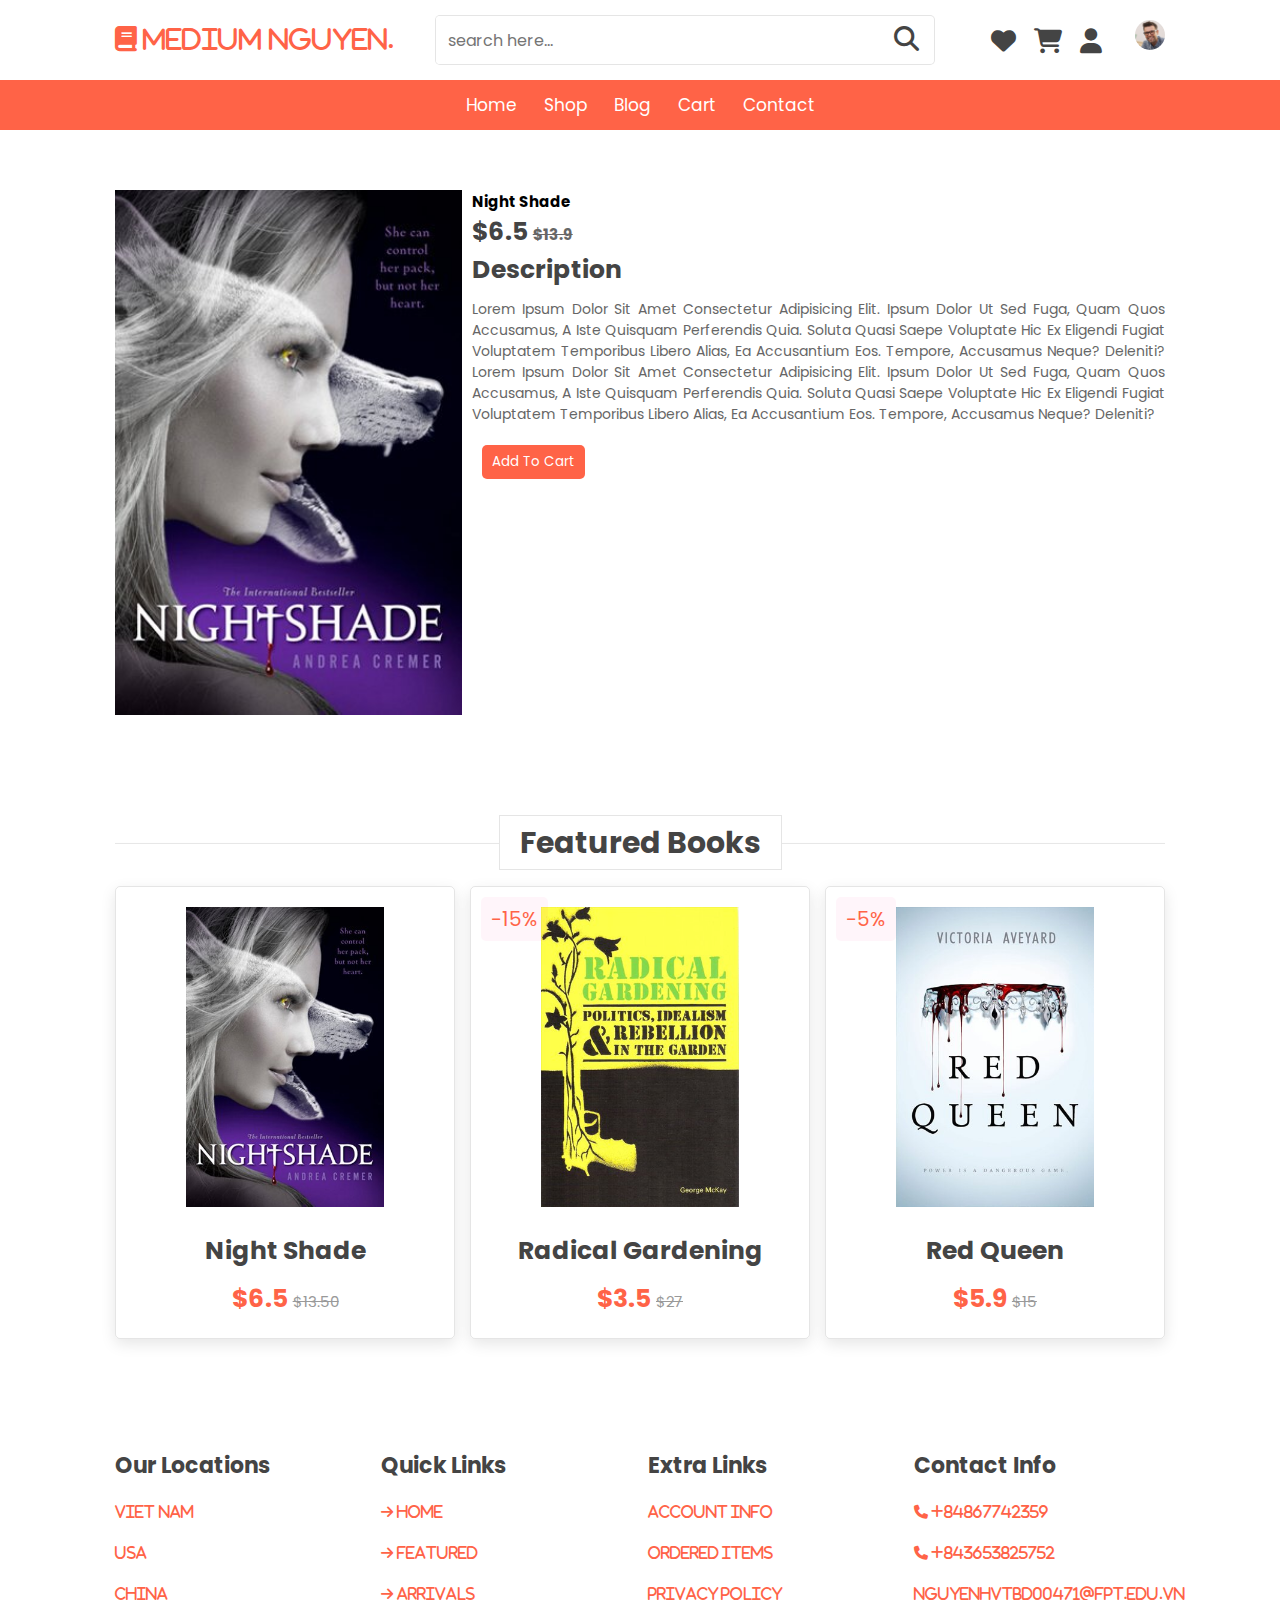
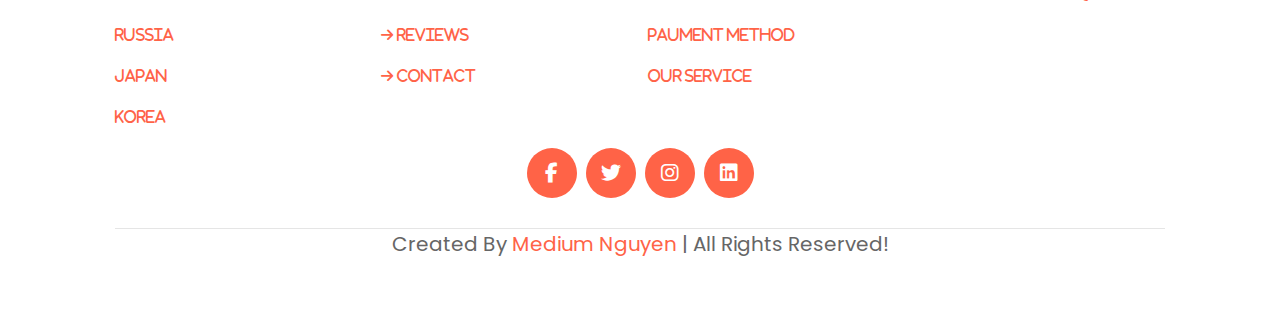
<file: details.html>
<!DOCTYPE html>
<html lang="en">

<head>
    <meta charset="UTF-8">
    <meta name="viewport" content="width=device-width, initial-scale=1.0">
    <title>Online Book shop</title>
    <link rel="stylesheet" href="style.css">
    <link rel="stylesheet" href="https://cdnjs.cloudflare.com/ajax/libs/font-awesome/6.5.1/css/all.min.css">
    <link rel="stylesheet" href="https://cdn.jsdelivr.net/npm/swiper@11/swiper-bundle.min.css" />


</head>

<body>
    <header class="header">

        <div class="header-1">
            <a href="index.html" class="logo"><i class="fas fa-book"> Medium Nguyen.</i></a>
            <form action="" class="search-form">
                <input type="search" name="" id="search-box" placeholder="search here...">
                <label for="search-box"><i class="fas fa-search"></i></label>

            </form>
            <div class="icons">
                <div id="search-btn" class="fas fa-search"></div>
                <a href=""><i class="fas fa-heart"></i></a>

                <a href=""><i class="fas fa-shopping-cart"></i></a>

                <div id="login-btn" class="fas fa-user"></div>
                <a href="userprofile.html"><img src="./images/author-1.jpg" alt="" ></a>

            </div>
          
        </div>
        <div class="header-2">
            <nav class="navbar">
                <a href="index.html" class="active-link">home</a>
                <a href="product.html" class="active-link">shop</a>
                <a href="about.html" class="active-link">blog</a>
                <a href="cart.html" class="active-link">cart</a>
                <a href="contact.html" class="active-link">contact</a>
            </nav>
        </div>
    </header>

    <!-- head section ends -->
    <!-- bottom navbar -->
    <nav class="bottom-navbar">
        <a href="index.html" class="fas fa-home"></a>
        <a href="product.html" class="fas fa-list"></a>
        <a href="about.html" class="fas fa-tags"></a>
        <a href="cart.html" class="fas fa-comments"></a>
        <a href="contact.html" class="fas fa-address-book"></i></a>
    </nav>

    <section id="prodetails" class="section-p1">
        <div class="single-pro-image">
            <img src="./images/b11.jpg" alt="" width="100%" id="MainImg">

        </div>
        <div class="single-pro-details">
            <!-- <h4>home / Book</h4> -->
            <h2>night shade</h2>
            <h3>$6.5 <span>$13.9</span></h3>
            <h3>Description</h3>
            <p>Lorem ipsum dolor sit amet consectetur adipisicing elit. Ipsum dolor ut sed fuga, quam quos accusamus, a
                iste quisquam perferendis quia. Soluta quasi saepe voluptate hic ex eligendi fugiat voluptatem
                temporibus libero alias, ea accusantium eos. Tempore, accusamus neque? Deleniti?Lorem ipsum dolor sit
                amet consectetur adipisicing elit. Ipsum dolor ut sed fuga, quam quos accusamus, a
                iste quisquam perferendis quia. Soluta quasi saepe voluptate hic ex eligendi fugiat voluptatem
                temporibus libero alias, ea accusantium eos. Tempore, accusamus neque? Deleniti?</p>

            <div class="addtocartbtn">

                <button class="minusBtn">-</button>
                <button class="mainBtn">add to cart </button>
                <button class="plusBtn">+</button>


            </div>



        </div>
    </section>

    <section class="products" id="products">
        <h1 class="heading"><span>featured books</span></h1>
        <div class="box-container">
            <div class="box">
                <div class="image">
                    <img src="./images/b11.jpg" alt="">
                    <div class="icons">
                        <a href="#" class="fas fa-heart"></a>
                        <a href="#" class="cart-btn">add to cart</a>
                        <a href="#" class="fas fa-share"></a>
                    </div>
                </div>
                <div class="content">
                    <h3>night shade</h3>
                    <div class="price">$6.5 <span>$13.50</span></div>
                </div>
            </div>

            <div class="box">
                <span class="discount">-15%</span>
                <div class="image">
                    <img src="./images/b12.jpg" alt="">
                    <div class="icons">
                        <a href="#" class="fas fa-heart"></a>
                        <a href="#" class="cart-btn">add to cart</a>
                        <a href="#" class="fas fa-share"></a>
                    </div>
                </div>
                <div class="content">
                    <h3>radical gardening</h3>
                    <div class="price">$3.5 <span>$27</span></div>
                </div>
            </div>

            <div class="box">
                <span class="discount">-5%</span>
                <div class="image">
                    <img src="./images/b13.jpg" alt="">
                    <div class="icons">
                        <a href="#" class="fas fa-heart"></a>
                        <a href="#" class="cart-btn">add to cart</a>
                        <a href="#" class="fas fa-share"></a>
                    </div>
                </div>
                <div class="content">
                    <h3>red queen</h3>
                    <div class="price">$5.9 <span>$15</span></div>
                </div>
            </div>
    </section>


    <section class="footer">

        <div class="box-container">
            <div class="box">
                <h3>our locations</h3>
                <a href="#"><i class="fas fa-map-market-alt"> Viet nam</i></a>
                <a href="#"><i class="fas fa-map-market-alt"> USA</i></a>
                <a href="#"><i class="fas fa-map-market-alt"> China</i></a>
                <a href="#"><i class="fas fa-map-market-alt"> russia</i></a>
                <a href="#"><i class="fas fa-map-market-alt"> japan</i></a>
                <a href="#"><i class="fas fa-map-market-alt"> Korea</i></a>
            </div>
            <div class="box">
                <h3>quick links</h3>
                <a href="#"><i class="fas fa-arrow-right"> home</i></a>
                <a href="#"><i class="fas fa-arrow-right"> featured</i></a>
                <a href="#"><i class="fas fa-arrow-right"> arrivals</i></a>
                <a href="#"><i class="fas fa-arrow-right"> reviews</i></a>
                <a href="#"><i class="fas fa-arrow-right"> contact</i></a>
            </div>
            <div class="box">
                <h3>extra links</h3>
                <a href="#"><i class="fas fa-map-market-alt"> account info</i></a>
                <a href="#"><i class="fas fa-map-market-alt"> ordered items</i></a>
                <a href="#"><i class="fas fa-map-market-alt"> privacy policy</i></a>
                <a href="#"><i class="fas fa-map-market-alt"> paument method</i></a>
                <a href="#"><i class="fas fa-map-market-alt"> our service</i></a>

            </div>
            <div class="box">
                <h3>contact info</h3>
                <a href="#"><i class="fas fa-phone"> +84867742359</i></a>
                <a href="#"><i class="fas fa-phone"> +843653825752</i></a>
                <a href="#"><i class="fas fa-map-market-alt"> nguyenhvtbd00471@fpt.edu.vn</i></a>
            </div>

        </div>
        <div class="share">
            <a href="#" class="fab fa-facebook-f"></a>
            <a href="#" class="fab fa-twitter"></a>
            <a href="#" class="fab fa-instagram"></a>
            <a href="#" class="fab fa-linkedin"></a>
        </div>
        <div class="creadit"> created by <span>medium nguyen</span> | all rights reserved!</div>
    </section>


    <!-- <script src="https://cdnjs.cloudflare.com/ajax/libs/jquery/3.7.1/jquery.min.js"></script> -->

    <script src="https://cdn.jsdelivr.net/npm/swiper@11/swiper-bundle.min.js"></script>
    <script src="./script.js"></script>
    <script>
        let btn = document.querySelector('.mainBtn');
        let pbtn = document.querySelector('.plusBtn');
        let mbtn = document.querySelector('.minusBtn');

        btn.addEventListener("click", () => {
            if (btn.innerText === 'add to cart') {

            }
            btn.innerText = 1;
            pbtn.style.display = 'inline-block';
            mbtn.style.display = 'inline-block';
        })
        mbtn.addEventListener("click", () => {
            if (btn.innerText == 5) {
                pbtn.style.display = 'inline-block';
            }
            if (btn.innerText < 2) {
                btn.innerText === 'add to cart';
                pbtn.style.display = 'none';
                mbtn.style.display = 'none';
            }
            else {
                btn.innerText = btn.innerText - 1;
            }
        })
        pbtn.addEventListener("click", () => {
            btn.innerText = +(btn.innerText) + 1;
            if (btn.innerText == 5) {

                pbtn.style.display = 'none';

            }

        })

    </script>

</body>

</html>
</file>
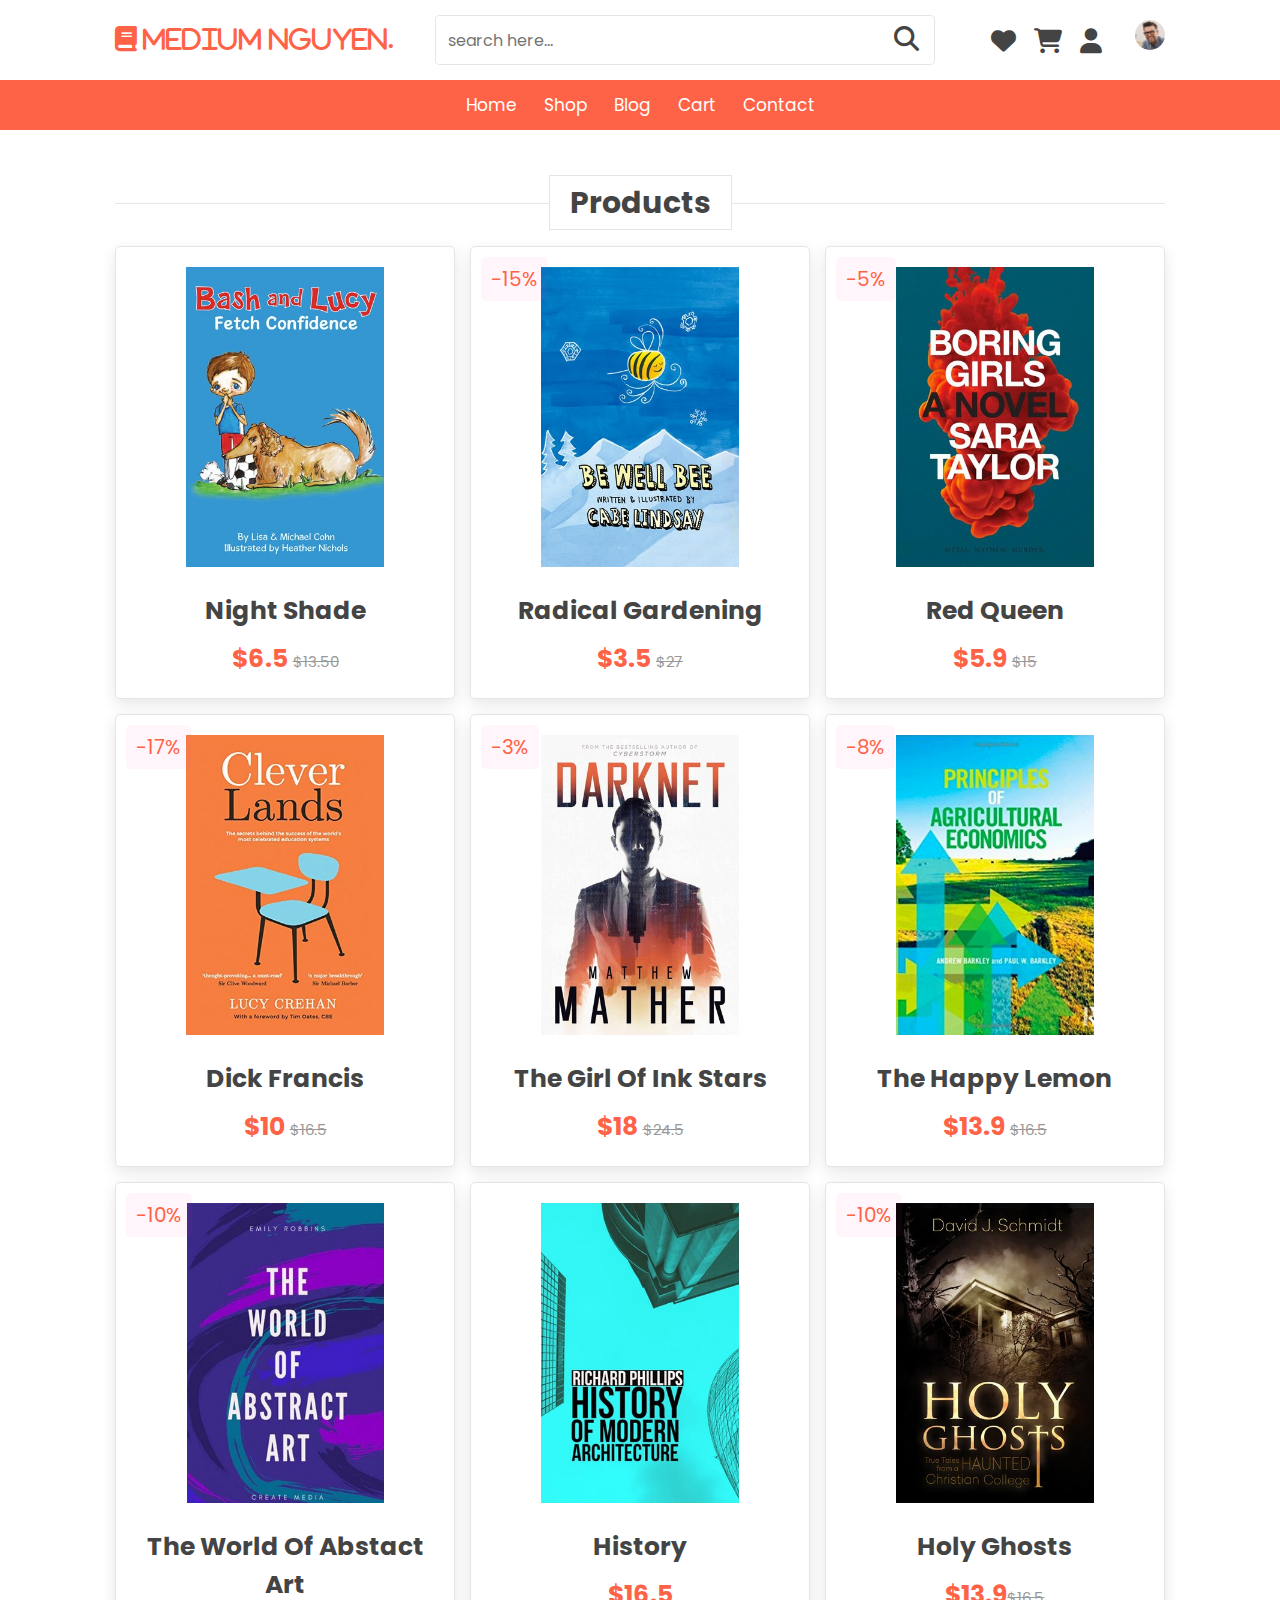
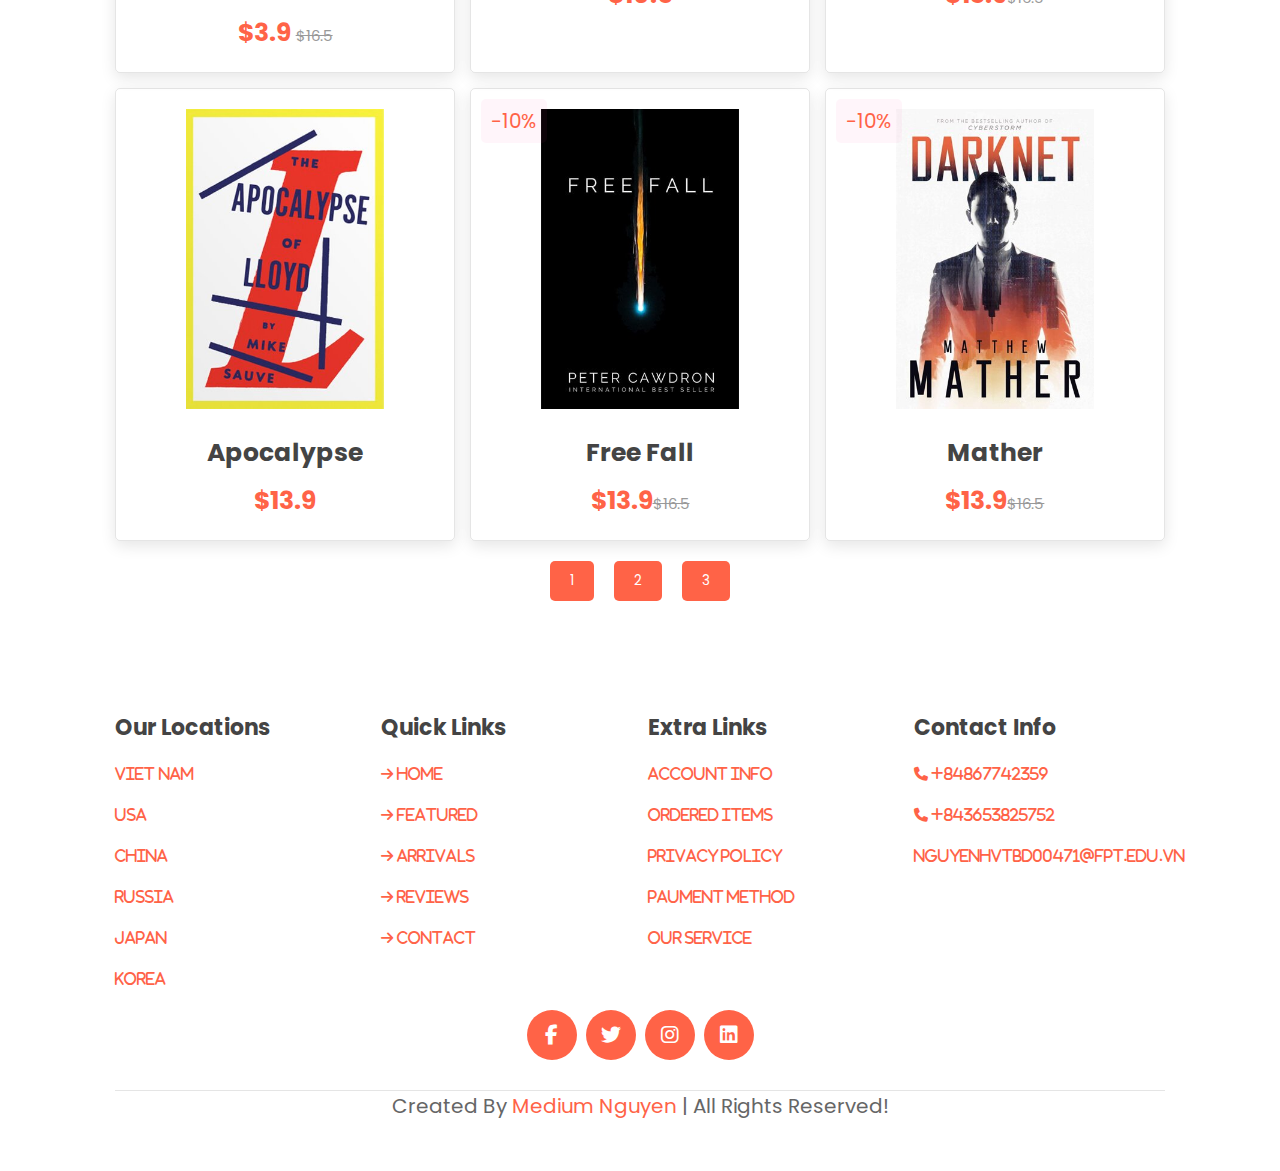
<file: page2.html>
<!DOCTYPE html>
<html lang="en">

<head>
    <meta charset="UTF-8">
    <meta name="viewport" content="width=device-width, initial-scale=1.0">
    <title>Online Book shop</title>
    <link rel="stylesheet" href="style.css">
    <link rel="stylesheet" href="https://cdnjs.cloudflare.com/ajax/libs/font-awesome/6.5.1/css/all.min.css">
    <link rel="stylesheet" href="https://cdn.jsdelivr.net/npm/swiper@11/swiper-bundle.min.css" />


</head>

<body>
    <header class="header">

        <div class="header-1">
            <a href="index.html" class="logo"><i class="fas fa-book"> Medium Nguyen.</i></a>
            <form action="" class="search-form">
                <input type="search" name="" id="search-box" placeholder="search here...">
                <label for="search-box"><i class="fas fa-search"></i></label>

            </form>
            <div class="icons">
                <div id="search-btn" class="fas fa-search"></div>
                <a href=""><i class="fas fa-heart"></i></a>

                <a href=""><i class="fas fa-shopping-cart"></i></a>

                <div id="login-btn" class="fas fa-user"></div>
                <a href="userprofile.html"><img src="./images/author-1.jpg" alt="" ></a>

            </div>
          
        </div>
        <div class="header-2">
            <nav class="navbar">
                <a href="index.html" class="active-link">home</a>
                <a href="product.html" class="active-link">shop</a>
                <a href="about.html" class="active-link">blog</a>
                <a href="cart.html" class="active-link">cart</a>
                <a href="contact.html" class="active-link">contact</a>
            </nav>
        </div>
    </header>

    <!-- head section ends -->
    <!-- bottom navbar -->
    <nav class="bottom-navbar">
        <a href="index.html" class="fas fa-home"></a>
        <a href="product.html" class="fas fa-list"></a>
        <a href="about.html" class="fas fa-tags"></a>
        <a href="cart.html" class="fas fa-comments"></a>
        <a href="contact.html" class="fas fa-address-book"></i></a>
    </nav>
    <!-- deal section starts-->

    <!-- <section class="deal">
        <div class="content">
            <h3>deal of the day</h3>
            <h1>upto 50% off</h1>
            <p>Lorem ipsum dolor sit amet consectetur adipisicing elit. Blanditiis, quas. Incidunt illum exercitationem
                totam quae repellat iure rem, veritatis asperiores!</p>
            <a href="#" class="btn">shop now</a>
        </div>
        <div class="image"><img src="./images/deal-img.jpg" alt=""></div>
    </section> -->


    <!-- deal section ends-->

    <!-- product section starts -->
    <section class="products" id="products">
        <h1 class="heading"><span>products</span></h1>
        <div class="box-container">
            <div class="box">
                <div class="image">
                    <img src="./images/b1.jpg" alt="">
                    <div class="icons">
                        <a href="#" class="fas fa-heart"></a>
                        <a href="#" class="cart-btn">add to cart</a>
                        <a href="#" class="fas fa-share"></a>
                    </div>
                </div>
                <div class="content">
                    <h3>night shade</h3>
                    <div class="price">$6.5 <span>$13.50</span></div>
                </div>
            </div>

            <div class="box">
                <span class="discount">-15%</span>
                <div class="image">
                    <img src="./images/b2.jpg" alt="">
                    <div class="icons">
                        <a href="#" class="fas fa-heart"></a>
                        <a href="#" class="cart-btn">add to cart</a>
                        <a href="#" class="fas fa-share"></a>
                    </div>
                </div>
                <div class="content">
                    <h3>radical gardening</h3>
                    <div class="price">$3.5 <span>$27</span></div>
                </div>
            </div>

            <div class="box">
                <span class="discount">-5%</span>
                <div class="image">
                    <img src="./images/b3.jpg" alt="">
                    <div class="icons">
                        <a href="#" class="fas fa-heart"></a>
                        <a href="#" class="cart-btn">add to cart</a>
                        <a href="#" class="fas fa-share"></a>
                    </div>
                </div>
                <div class="content">
                    <h3>red queen</h3>
                    <div class="price">$5.9 <span>$15</span></div>
                </div>
            </div>
            <div class="box">
                <span class="discount">-17%</span>
                <div class="image">
                    <img src="./images/b4.jpg" alt="">
                    <div class="icons">
                        <a href="#" class="fas fa-heart"></a>
                        <a href="#" class="cart-btn">add to cart</a>
                        <a href="#" class="fas fa-share"></a>
                    </div>
                </div>
                <div class="content">
                    <h3>dick francis</h3>
                    <div class="price">$10 <span>$16.5</span></div>
                </div>
            </div>
            <div class="box">
                <span class="discount">-3%</span>
                <div class="image">
                    <img src="./images/b5.jpg" alt="">
                    <div class="icons">
                        <a href="#" class="fas fa-heart"></a>
                        <a href="#" class="cart-btn">add to cart</a>
                        <a href="#" class="fas fa-share"></a>
                    </div>
                </div>
                <div class="content">
                    <h3>the girl of ink stars</h3>
                    <div class="price">$18 <span>$24.5</span></div>
                </div>
            </div>
            <div class="box">
                <span class="discount">-8%</span>
                <div class="image">
                    <img src="./images/b6.jpg" alt="">
                    <div class="icons">
                        <a href="#" class="fas fa-heart"></a>
                        <a href="#" class="cart-btn">add to cart</a>
                        <a href="#" class="fas fa-share"></a>
                    </div>
                </div>
                <div class="content">
                    <h3>the happy lemon</h3>
                    <div class="price">$13.9 <span>$16.5</span></div>
                </div>
            </div>
            <div class="box">
                <span class="discount">-10%</span>
                <div class="image">
                    <img src="./images/b17.jpg" alt="">
                    <div class="icons">
                        <a href="#" class="fas fa-heart"></a>
                        <a href="#" class="cart-btn">add to cart</a>
                        <a href="#" class="fas fa-share"></a>
                    </div>
                </div>
                <div class="content">
                    <h3>the world of abstact art</h3>
                    <div class="price">$3.9 <span>$16.5</span></div>
                </div>
            </div>
            <div class="box">
                
                <div class="image">
                    <img src="./images/b8.jpg" alt="">
                    <div class="icons">
                        <a href="#" class="fas fa-heart"></a>
                        <a href="#" class="cart-btn">add to cart</a>
                        <a href="#" class="fas fa-share"></a>
                    </div>
                </div>
                <div class="content">
                    <h3>history</h3>
                    <div class="price">$16.5</div>
                </div>
            </div>
            <div class="box">
                <span class="discount">-10%</span>
                <div class="image">
                    <img src="./images/b9.jpg" alt="">
                    <div class="icons">
                        <a href="#" class="fas fa-heart"></a>
                        <a href="#" class="cart-btn">add to cart</a>
                        <a href="#" class="fas fa-share"></a>
                    </div>
                </div>
                <div class="content">
                    <h3>holy ghosts</h3>
                    <div class="price">$13.9<span>$16.5</span></div>
                </div>
            </div>
            <div class="box">
                <!-- <span class="discount">-10%</span> -->
                <div class="image">
                    <img src="./images/b10.jpg" alt="">
                    <div class="icons">
                        <a href="#" class="fas fa-heart"></a>
                        <a href="#" class="cart-btn">add to cart</a>
                        <a href="#" class="fas fa-share"></a>
                    </div>
                </div>
                <div class="content">
                    <h3>apocalypse</h3>
                    <div class="price">$13.9</div>
                </div>
            </div>
            <div class="box">
                <span class="discount">-10%</span>
                <div class="image">
                    <img src="./images/b7.jpg" alt="">
                    <div class="icons">
                        <a href="#" class="fas fa-heart"></a>
                        <a href="#" class="cart-btn">add to cart</a>
                        <a href="#" class="fas fa-share"></a>
                    </div>
                </div>
                <div class="content">
                    <h3>free fall</h3>
                    <div class="price">$13.9<span>$16.5</span></div>
                </div>
            </div>
            <div class="box">
                <span class="discount">-10%</span>
                <div class="image">
                    <img src="./images/b5.jpg" alt="">
                    <div class="icons">
                        <a href="#" class="fas fa-heart"></a>
                        <a href="#" class="cart-btn">add to cart</a>
                        <a href="#" class="fas fa-share"></a>
                    </div>
                </div>
                <div class="content">
                    <h3>mather</h3>
                    <div class="price">$13.9<span>$16.5</span></div>
                </div>
            </div>
        </div>
        <div id="previous-next-parent">
            
            <div><a href="product.html"><button id="btn1">1</button></a></div>
            <div><a href="page2.html"><button id="btn2">2</button></a></div>
            <div><a href="#"><button id="btn3">3</button></a></div>
            
        </div>
    </section>

    <!-- arrivals starts -->
    <!-- <section class="arrivals" id="arrivals">
            <h1 class="heading"> <span>new arrivals</span> </h1>
            <div class="swiper arrivals-slider">
                <div class="swiper-wrapper">
                    <a href="#" class="swiper-slide box">
                        <div class="image">
                            <img src="./images/b1.jpg" alt="">
                        </div>
                        <div class="content">
                            <h3>new arivals</h3>
                            <div class="price">$12.8 <span>$20.09</span></div>
                            <div class="stars">
                                <i class="fas fa-star"></i>
                                <i class="fas fa-star"></i>
                                <i class="fas fa-star"></i>
                                <i class="fas fa-star"></i>
                                <i class="fas fa-star-half-alt"></i>
                            </div>
                        </div>
                    </a>
                    <a href="#" class="swiper-slide box">
                        <div class="image">
                            <img src="./images/b2.jpg" alt="">
                        </div>
                        <div class="content">
                            <h3>new arrivals</h3>
                            <div class="price">$12.8 <span>$20.09</span></div>
                            <div class="stars">
                                <i class="fas fa-star"></i>
                                <i class="fas fa-star"></i>
                                <i class="fas fa-star"></i>
                                <i class="fas fa-star"></i>
                                <i class="fas fa-star-half-alt"></i>
                            </div>
                        </div>
                    </a>
                    <a href="#" class="swiper-slide box">
                        <div class="image">
                            <img src="./images/b3.jpg" alt="">
                        </div>
                        <div class="content">
                            <h3>new arrivals</h3>
                            <div class="price">$12.8 <span>$20.09</span></div>
                            <div class="stars">
                                <i class="fas fa-star"></i>
                                <i class="fas fa-star"></i>
                                <i class="fas fa-star"></i>
                                <i class="fas fa-star"></i>
                                <i class="fas fa-star-half-alt"></i>
                            </div>
                        </div>
                    </a>
                    <a href="#" class="swiper-slide box">
                        <div class="image">
                            <img src="./images/b4.jpg" alt="">
                        </div>
                        <div class="content">
                            <h3>new arrivals</h3>
                            <div class="price">$12.8 <span>$20.09</span></div>
                            <div class="stars">
                                <i class="fas fa-star"></i>
                                <i class="fas fa-star"></i>
                                <i class="fas fa-star"></i>
                                <i class="fas fa-star"></i>
                                <i class="fas fa-star-half-alt"></i>
                            </div>
                        </div>
                    </a>
                    <a href="#" class="swiper-slide box">
                        <div class="image">
                            <img src="./images/b5.jpg" alt="">
                        </div>
                        <div class="content">
                            <h3>new arrivals</h3>
                            <div class="price">$12.8 <span>$20.09</span></div>
                            <div class="stars">
                                <i class="fas fa-star"></i>
                                <i class="fas fa-star"></i>
                                <i class="fas fa-star"></i>
                                <i class="fas fa-star"></i>
                                <i class="fas fa-star-half-alt"></i>
                            </div>
                        </div>
                    </a>
                </div>
            </div>
            <div class="swiper arrivals-slider">
                <div class="swiper-wrapper">
                    <a href="#" class="swiper-slide box">
                        <div class="image">
                            <img src="./images/b6.jpg" alt="">
                        </div>
                        <div class="content">
                            <h3>new arrivals</h3>
                            <div class="price">$12.8 <span>$20.09</span></div>
                            <div class="stars">
                                <i class="fas fa-star"></i>
                                <i class="fas fa-star"></i>
                                <i class="fas fa-star"></i>
                                <i class="fas fa-star"></i>
                                <i class="fas fa-star-half-alt"></i>
                            </div>
                        </div>
                    </a>
                    <a href="#" class="swiper-slide box">
                        <div class="image">
                            <img src="./images/b7.jpg" alt="">
                        </div>
                        <div class="content">
                            <h3>new arrivals</h3>
                            <div class="price">$12.8 <span>$20.09</span></div>
                            <div class="stars">
                                <i class="fas fa-star"></i>
                                <i class="fas fa-star"></i>
                                <i class="fas fa-star"></i>
                                <i class="fas fa-star"></i>
                                <i class="fas fa-star-half-alt"></i>
                            </div>
                        </div>
                    </a>
                    <a href="#" class="swiper-slide box">
                        <div class="image">
                            <img src="./images/b8.jpg" alt="">
                        </div>
                        <div class="content">
                            <h3>new arrivals</h3>
                            <div class="price">$12.8 <span>$20.09</span></div>
                            <div class="stars">
                                <i class="fas fa-star"></i>
                                <i class="fas fa-star"></i>
                                <i class="fas fa-star"></i>
                                <i class="fas fa-star"></i>
                                <i class="fas fa-star-half-alt"></i>
                            </div>
                        </div>
                    </a>
                    <a href="#" class="swiper-slide box">
                        <div class="image">
                            <img src="./images/b9.jpg" alt="">
                        </div>
                        <div class="content">
                            <h3>new arrivals</h3>
                            <div class="price">$12.8 <span>$20.09</span></div>
                            <div class="stars">
                                <i class="fas fa-star"></i>
                                <i class="fas fa-star"></i>
                                <i class="fas fa-star"></i>
                                <i class="fas fa-star"></i>
                                <i class="fas fa-star-half-alt"></i>
                            </div>
                        </div>
                    </a>
                    <a href="#" class="swiper-slide box">
                        <div class="image">
                            <img src="./images/b10.jpg" alt="">
                        </div>
                        <div class="content">
                            <h3>new arrivals</h3>
                            <div class="price">$12.8 <span>$20.09</span></div>
                            <div class="stars">
                                <i class="fas fa-star"></i>
                                <i class="fas fa-star"></i>
                                <i class="fas fa-star"></i>
                                <i class="fas fa-star"></i>
                                <i class="fas fa-star-half-alt"></i>
                            </div>
                        </div>
                    </a>
                </div>
            </div>
        </section> -->

    <!-- arrivals ends -->

    <!-- review section ends -->

    <section class="footer">

        <div class="box-container">
            <div class="box">
                <h3>our locations</h3>
                <a href="#"><i class="fas fa-map-market-alt"> Viet nam</i></a>
                <a href="#"><i class="fas fa-map-market-alt"> USA</i></a>
                <a href="#"><i class="fas fa-map-market-alt"> China</i></a>
                <a href="#"><i class="fas fa-map-market-alt"> russia</i></a>
                <a href="#"><i class="fas fa-map-market-alt"> japan</i></a>
                <a href="#"><i class="fas fa-map-market-alt"> Korea</i></a>
            </div>
            <div class="box">
                <h3>quick links</h3>
                <a href="#"><i class="fas fa-arrow-right"> home</i></a>
                <a href="#"><i class="fas fa-arrow-right"> featured</i></a>
                <a href="#"><i class="fas fa-arrow-right"> arrivals</i></a>
                <a href="#"><i class="fas fa-arrow-right"> reviews</i></a>
                <a href="#"><i class="fas fa-arrow-right"> contact</i></a>
            </div>
            <div class="box">
                <h3>extra links</h3>
                <a href="#"><i class="fas fa-map-market-alt"> account info</i></a>
                <a href="#"><i class="fas fa-map-market-alt"> ordered items</i></a>
                <a href="#"><i class="fas fa-map-market-alt"> privacy policy</i></a>
                <a href="#"><i class="fas fa-map-market-alt"> paument method</i></a>
                <a href="#"><i class="fas fa-map-market-alt"> our service</i></a>

            </div>
            <div class="box">
                <h3>contact info</h3>
                <a href="#"><i class="fas fa-phone"> +84867742359</i></a>
                <a href="#"><i class="fas fa-phone"> +843653825752</i></a>
                <a href="#"><i class="fas fa-map-market-alt"> nguyenhvtbd00471@fpt.edu.vn</i></a>
            </div>

        </div>
        <div class="share">
            <a href="#" class="fab fa-facebook-f"></a>
            <a href="#" class="fab fa-twitter"></a>
            <a href="#" class="fab fa-instagram"></a>
            <a href="#" class="fab fa-linkedin"></a>
        </div>
        <div class="creadit"> created by <span>medium nguyen</span> | all rights reserved!</div>
    </section>


    <script src="https://cdnjs.cloudflare.com/ajax/libs/jquery/3.7.1/jquery.min.js"></script>

    <script src="https://cdn.jsdelivr.net/npm/swiper@11/swiper-bundle.min.js"></script>
    <script src="script.js"></script>
</body>

</html>
</file>
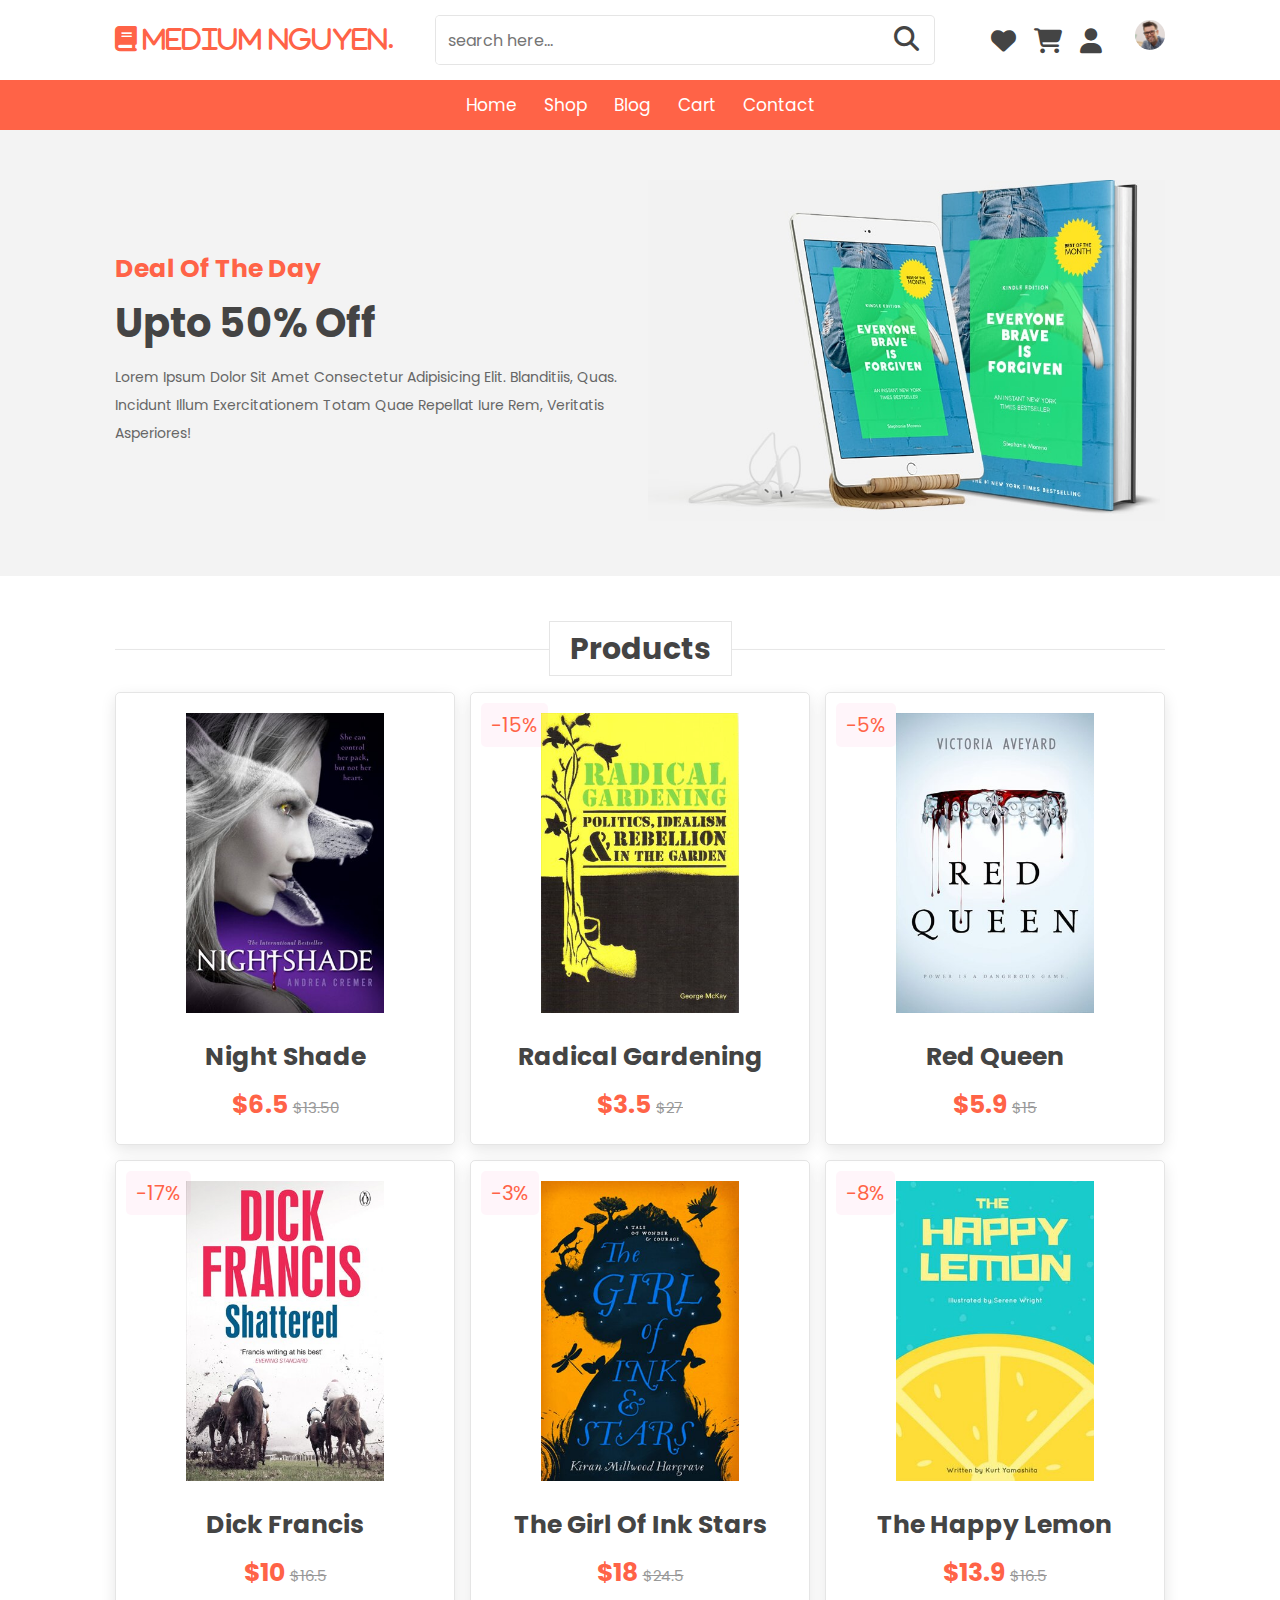
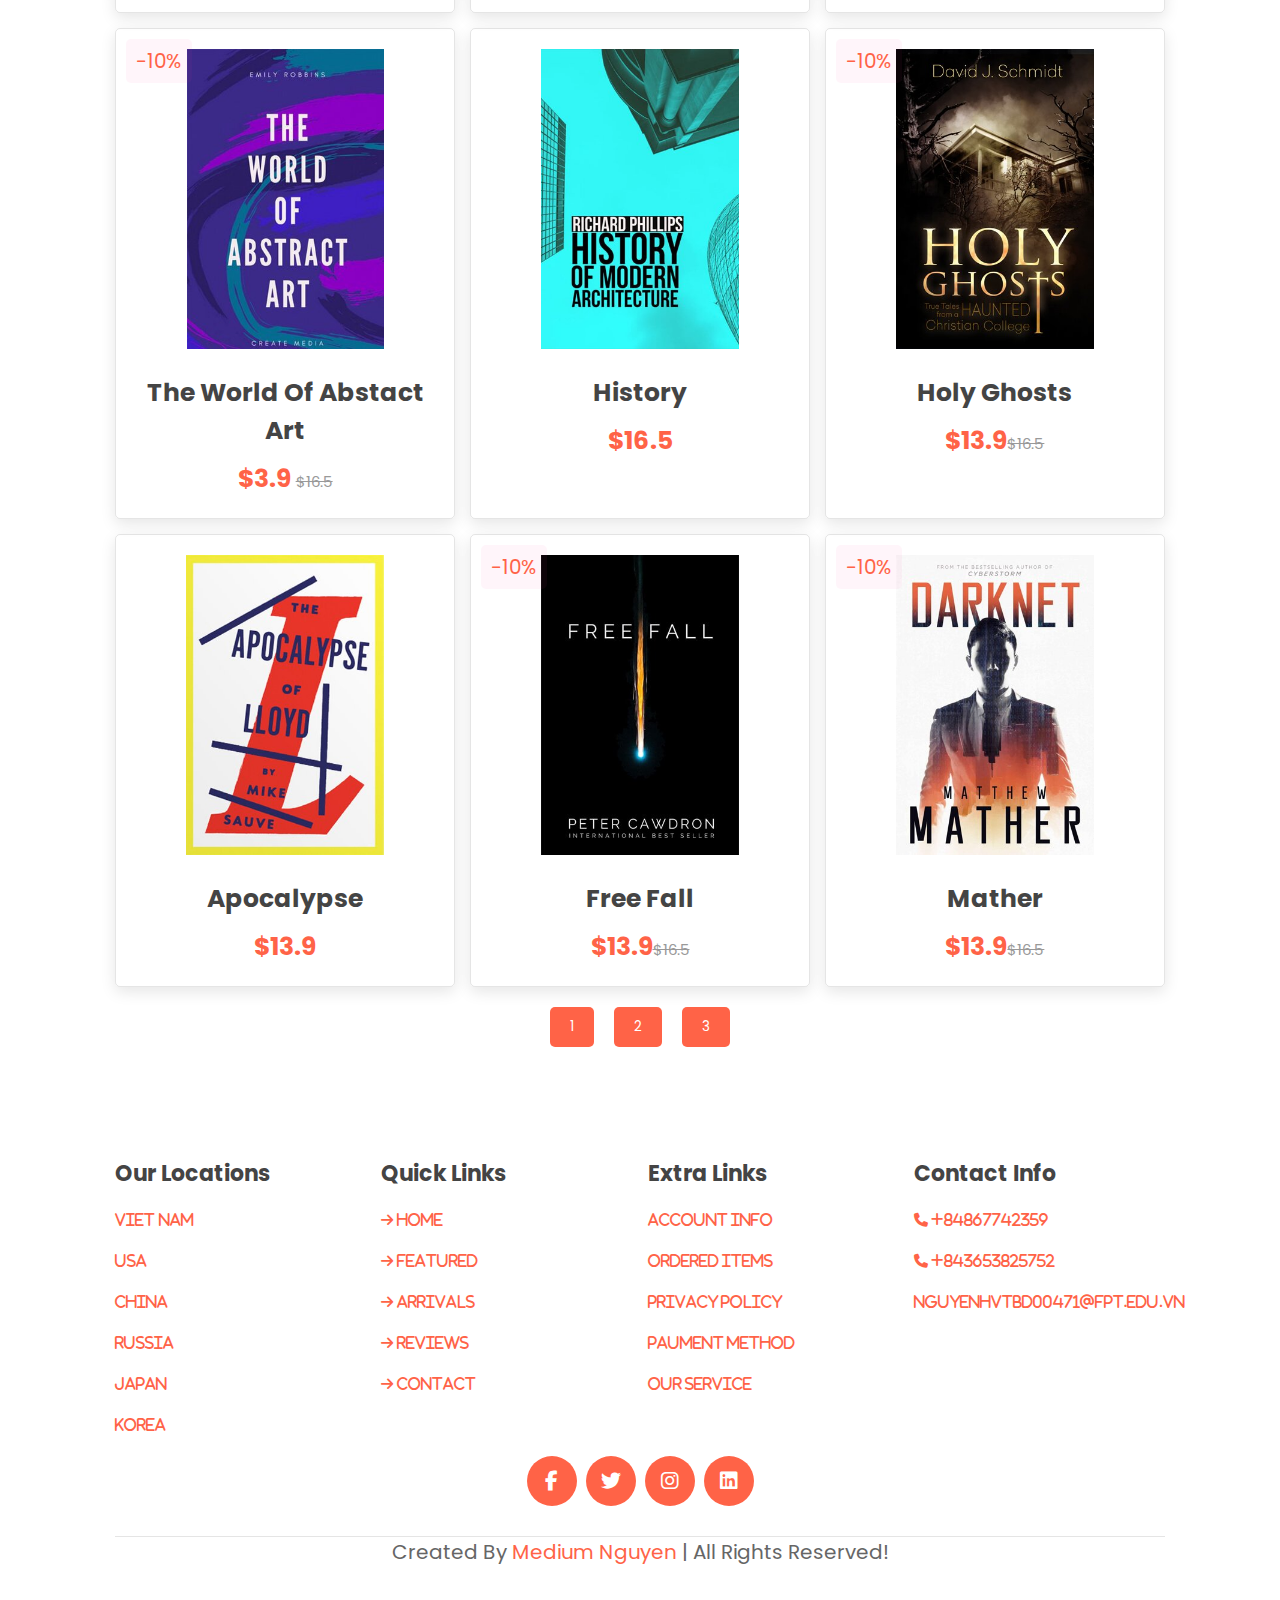
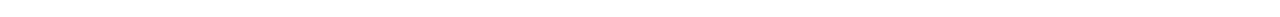
<file: product.html>
<!DOCTYPE html>
<html lang="en">

<head>
    <meta charset="UTF-8">
    <meta name="viewport" content="width=device-width, initial-scale=1.0">
    <title>Online Book shop</title>
    <link rel="stylesheet" href="style.css">
    <link rel="stylesheet" href="https://cdnjs.cloudflare.com/ajax/libs/font-awesome/6.5.1/css/all.min.css">
    <link rel="stylesheet" href="https://cdn.jsdelivr.net/npm/swiper@11/swiper-bundle.min.css" />


</head>

<body>
    <header class="header">

        <div class="header-1">
            <a href="index.html" class="logo"><i class="fas fa-book"> Medium Nguyen.</i></a>
            <form action="" class="search-form">
                <input type="search" name="" id="search-box" placeholder="search here...">
                <label for="search-box"><i class="fas fa-search"></i></label>

            </form>
            <div class="icons">
                <div id="search-btn" class="fas fa-search"></div>
                <a href=""><i class="fas fa-heart"></i></a>

                <a href=""><i class="fas fa-shopping-cart"></i></a>

                <div id="login-btn" class="fas fa-user"></div>
                <a href="userprofile.html"><img src="./images/author-1.jpg" alt="" ></a>

            </div>
          
        </div>
        <div class="header-2">
            <nav class="navbar">
                <a href="index.html" class="active-link">home</a>
                <a href="product.html" class="active-link">shop</a>
                <a href="about.html" class="active-link">blog</a>
                <a href="cart.html" class="active-link">cart</a>
                <a href="contact.html" class="active-link">contact</a>
            </nav>
        </div>
    </header>

    <!-- head section ends -->
    
    <!-- bottom navbar -->
    <nav class="bottom-navbar">
        <a href="index.html" class="fas fa-home"></a>
        <a href="product.html" class="fas fa-list"></a>
        <a href="about.html" class="fas fa-tags"></a>
        <a href="cart.html" class="fas fa-comments"></a>
        <a href="contact.html" class="fas fa-address-book"></i></a>
    </nav>
    <!-- deal section starts-->
 
    <section class="deal">
        <div class="content">
            <h3>deal of the day</h3>
            <h1>upto 50% off</h1>
            <p>Lorem ipsum dolor sit amet consectetur adipisicing elit. Blanditiis, quas. Incidunt illum exercitationem
                totam quae repellat iure rem, veritatis asperiores!</p>
            <!-- <a href="#" class="btn">shop now</a> -->
        </div>
        <div class="image"><img src="./images/deal-img.jpg" alt=""></div>
    </section>


    <!-- deal section ends-->
    <!-- <section class="animatedcart">
        <div class="shopping-container">
            <div class="counter-container">
                <span id="counter">1</span>
                <i data-feather="shopping-cart"></i>
            </div>
        </div>
      </section> -->
    <!-- product section starts -->
    <section class="products" id="products">
        <h1 class="heading"><span>products</span></h1>
        <div class="box-container">
            <div class="box" onclick="window.location.href='details.html'">
                <div class="image">
                    <img src="./images/b11.jpg" alt="">
                    <div class="icons">
                        <a href="#" class="fas fa-heart"></a>
                        <a href="#" class="cart-btn" >add to cart</a>
                        <a href="#" class="fas fa-share"></a>
                    </div>
                </div>
                <div class="content">
                    <h3>night shade</h3>
                    <div class="price">$6.5 <span>$13.50</span></div>
                </div>
            </div>

            <div class="box">
                <span class="discount">-15%</span>
                <div class="image">
                    <img src="./images/b12.jpg" alt="">
                    <div class="icons">
                        <a href="#" class="fas fa-heart"></a>
                        <a href="#" class="cart-btn" id="animated">add to cart</a>
                        <a href="#" class="fas fa-share"></a>
                    </div>
                </div>
                <div class="content">
                    <h3>radical gardening</h3>
                    <div class="price">$3.5 <span>$27</span></div>
                </div>
            </div>

            <div class="box">
                <span class="discount">-5%</span>
                <div class="image">
                    <img src="./images/b13.jpg" alt="">
                    <div class="icons">
                        <a href="#" class="fas fa-heart"></a>
                        <a href="#" class="cart-btn">add to cart</a>
                        <a href="#" class="fas fa-share"></a>
                    </div>
                </div>
                <div class="content">
                    <h3>red queen</h3>
                    <div class="price">$5.9 <span>$15</span></div>
                </div>
            </div>
            <div class="box">
                <span class="discount">-17%</span>
                <div class="image">
                    <img src="./images/b14.jpg" alt="">
                    <div class="icons">
                        <a href="#" class="fas fa-heart"></a>
                        <a href="#" class="cart-btn">add to cart</a>
                        <a href="#" class="fas fa-share"></a>
                    </div>
                </div>
                <div class="content">
                    <h3>dick francis</h3>
                    <div class="price">$10 <span>$16.5</span></div>
                </div>
            </div>
            <div class="box">
                <span class="discount">-3%</span>
                <div class="image">
                    <img src="./images/b15.jpg" alt="">
                    <div class="icons">
                        <a href="#" class="fas fa-heart"></a>
                        <a href="#" class="cart-btn">add to cart</a>
                        <a href="#" class="fas fa-share"></a>
                    </div>
                </div>
                <div class="content">
                    <h3>the girl of ink stars</h3>
                    <div class="price">$18 <span>$24.5</span></div>
                </div>
            </div>
            <div class="box">
                <span class="discount">-8%</span>
                <div class="image">
                    <img src="./images/b16.jpg" alt="">
                    <div class="icons">
                        <a href="#" class="fas fa-heart"></a>
                        <a href="#" class="cart-btn">add to cart</a>
                        <a href="#" class="fas fa-share"></a>
                    </div>
                </div>
                <div class="content">
                    <h3>the happy lemon</h3>
                    <div class="price">$13.9 <span>$16.5</span></div>
                </div>
            </div>
            <div class="box">
                <span class="discount">-10%</span>
                <div class="image">
                    <img src="./images/b17.jpg" alt="">
                    <div class="icons">
                        <a href="#" class="fas fa-heart"></a>
                        <a href="#" class="cart-btn">add to cart</a>
                        <a href="#" class="fas fa-share"></a>
                    </div>
                </div>
                <div class="content">
                    <h3>the world of abstact art</h3>
                    <div class="price">$3.9 <span>$16.5</span></div>
                </div>
            </div>
            <div class="box">
                
                <div class="image">
                    <img src="./images/b8.jpg" alt="">
                    <div class="icons">
                        <a href="#" class="fas fa-heart"></a>
                        <a href="#" class="cart-btn">add to cart</a>
                        <a href="#" class="fas fa-share"></a>
                    </div>
                </div>
                <div class="content">
                    <h3>history</h3>
                    <div class="price">$16.5</div>
                </div>
            </div>
            <div class="box">
                <span class="discount">-10%</span>
                <div class="image">
                    <img src="./images/b9.jpg" alt="">
                    <div class="icons">
                        <a href="#" class="fas fa-heart"></a>
                        <a href="#" class="cart-btn">add to cart</a>
                        <a href="#" class="fas fa-share"></a>
                    </div>
                </div>
                <div class="content">
                    <h3>holy ghosts</h3>
                    <div class="price">$13.9<span>$16.5</span></div>
                </div>
            </div>
            <div class="box">
                <!-- <span class="discount">-10%</span> -->
                <div class="image">
                    <img src="./images/b10.jpg" alt="">
                    <div class="icons">
                        <a href="#" class="fas fa-heart"></a>
                        <a href="#" class="cart-btn">add to cart</a>
                        <a href="#" class="fas fa-share"></a>
                    </div>
                </div>
                <div class="content">
                    <h3>apocalypse</h3>
                    <div class="price">$13.9</div>
                </div>
            </div>
            <div class="box">
                <span class="discount">-10%</span>
                <div class="image">
                    <img src="./images/b7.jpg" alt="">
                    <div class="icons">
                        <a href="#" class="fas fa-heart"></a>
                        <a href="#" class="cart-btn">add to cart</a>
                        <a href="#" class="fas fa-share"></a>
                    </div>
                </div>
                <div class="content">
                    <h3>free fall</h3>
                    <div class="price">$13.9<span>$16.5</span></div>
                </div>
            </div>
            <div class="box">
                <span class="discount">-10%</span>
                <div class="image">
                    <img src="./images/b5.jpg" alt="">
                    <div class="icons">
                        <a href="#" class="fas fa-heart"></a>
                        <a href="#" class="cart-btn">add to cart</a>
                        <a href="#" class="fas fa-share"></a>
                    </div>
                </div>
                <div class="content">
                    <h3>mather</h3>
                    <div class="price">$13.9<span>$16.5</span></div>
                </div>
            </div>
        </div>
        <div id="previous-next-parent">
            
            <div><a href="product.html"><button id="btn1">1</button></a></div>
    <div><a href="page2.html"><button id="btn2">2</button></a></div>
    <div><a href="#"><button id="btn3">3</button></a></div>
            
        </div>
    </section>


    <section class="footer">

        <div class="box-container">
            <div class="box">
                <h3>our locations</h3>
                <a href="#"><i class="fas fa-map-market-alt"> Viet nam</i></a>
                <a href="#"><i class="fas fa-map-market-alt"> USA</i></a>
                <a href="#"><i class="fas fa-map-market-alt"> China</i></a>
                <a href="#"><i class="fas fa-map-market-alt"> russia</i></a>
                <a href="#"><i class="fas fa-map-market-alt"> japan</i></a>
                <a href="#"><i class="fas fa-map-market-alt"> Korea</i></a>
            </div>
            <div class="box">
                <h3>quick links</h3>
                <a href="#"><i class="fas fa-arrow-right"> home</i></a>
                <a href="#"><i class="fas fa-arrow-right"> featured</i></a>
                <a href="#"><i class="fas fa-arrow-right"> arrivals</i></a>
                <a href="#"><i class="fas fa-arrow-right"> reviews</i></a>
                <a href="#"><i class="fas fa-arrow-right"> contact</i></a>
            </div>
            <div class="box">
                <h3>extra links</h3>
                <a href="#"><i class="fas fa-map-market-alt"> account info</i></a>
                <a href="#"><i class="fas fa-map-market-alt"> ordered items</i></a>
                <a href="#"><i class="fas fa-map-market-alt"> privacy policy</i></a>
                <a href="#"><i class="fas fa-map-market-alt"> paument method</i></a>
                <a href="#"><i class="fas fa-map-market-alt"> our service</i></a>

            </div>
            <div class="box">
                <h3>contact info</h3>
                <a href="#"><i class="fas fa-phone"> +84867742359</i></a>
                <a href="#"><i class="fas fa-phone"> +843653825752</i></a>
                <a href="#"><i class="fas fa-map-market-alt"> nguyenhvtbd00471@fpt.edu.vn</i></a>
            </div>

        </div>
        <div class="share">
            <a href="#" class="fab fa-facebook-f"></a>
            <a href="#" class="fab fa-twitter"></a>
            <a href="#" class="fab fa-instagram"></a>
            <a href="#" class="fab fa-linkedin"></a>
        </div>
        <div class="creadit"> created by <span>medium nguyen</span> | all rights reserved!</div>
    </section>


    <script src="https://cdnjs.cloudflare.com/ajax/libs/jquery/3.7.1/jquery.min.js"></script>

    <script src="https://cdn.jsdelivr.net/npm/swiper@11/swiper-bundle.min.js"></script>
    <script src="script.js"></script>
</body>

</html>
</file>
<file: style.css>
@import url('https://fonts.googleapis.com/css2?family=Poppins:ital,wght@0,100;0,200;0,300;0,400;0,500;0,600;0,700;0,800;0,900;1,100;1,200;1,300;1,400;1,500;1,600;1,700;1,800;1,900&display=swap');

:root {
    --orange: #ff6347;
    --dark-color: #ff4500;
    --black: #444;
    --light-color: #666;
    --border: .1rem solid rgba(0, 0, 0, 0.1);
    --border-hover: .1rem solid var(--black);
    --box-shadow: 0 .5rem 1rem rgba(0, 0, 0, 0.1);
}


* {
    margin: 0;
    padding: 0;
    font-family: 'Poppins', sans-serif;
    text-decoration: none;
    box-sizing: border-box;
    text-transform: capitalize;
    outline: none;
    border: none;
    transition: all .2s linear;
    transition: width none;
}
.container{
    min-height: 100vh;
    display: flex;
    align-items: center;
    justify-content: center;
    padding: 20px;
    padding-bottom: 60px;
}
.container .content{
    text-align: center;
}
.container .content h3{
    font-size: 2.5rem;
    color: var(--black);
}
.container .content h3 span{
    font-size: 3rem;
    color: var(--orange);
    border-radius: .5rem;
    padding: 0 15px;
}
.container .content h1{
    font-size: 4rem;
    color: var(--black);
}
.container .content h1 span{
    color: var(--orange);
}
.container .content p{
    font-size: 1.4rem;
    margin-bottom: 20px;
}
.container .content .btn{
display: inline-block;
padding: 10px 30px;
font-size: 20px;

}
html {
    font-size: 62.5%;
    overflow-x: hidden;
    scroll-padding-top: 5rem;
    scroll-behavior: smooth;
}

html::-webkit-scrollbar {
    width: 1rem;
}

html::-webkit-scrollbar-track {
    background: transparent;
}

html::-webkit-scrollbar-thumb {
    background: var(--black);
}

section {
    padding: 5rem 9%;

}

.heading {
    text-align: center;
    margin-bottom: 2rem;
    position: relative;
}

.heading::before {
    content: '';
    position: absolute;
    top: 50%;
    left: 0;
    transform: translateY(-50%);
    width: 100%;
    height: .01rem;
    background: rgba(0, 0, 0, .1);
    z-index: -1;
}

.heading span {
    font-size: 3rem;
    padding: .5rem 2rem;
    color: var(--black);
    background: #fff;
    border: var(--border);
}

.btn {

    margin-top: 1rem;
    display: inline-block;
    padding: .9rem 3rem;
    border-radius: .5rem;
    color: #fff;
    background: var(--orange);
    font-size: 1.7rem;
    cursor: pointer;
    font-weight: 500;
}

.btn:hover {
    background: var(--dark-color);
}

.header .header-1 {
    background: #fff;
    padding: 1.5rem 9%;
    align-items: center;
    display: flex;
    justify-content: space-between;
}

.header .header-1 .logo {
    font-size: 2.5rem;
    font-weight: bolder;
    color: var(--black);
}

.header .header-1 .logo i {
    color: var(--orange);
}

.header .header-1 .search-form {
    width: 50rem;
    height: 5rem;
    border: var(--border);
    overflow: hidden;
    background: #fff;
    display: flex;
    align-items: center;
    border-radius: .5rem;

}

.header .header-1 .search-form input {
    font-size: 1.6rem;
    padding: 0 1.2rem;
    height: 100%;
    width: 100%;
    text-transform: none;
    color: var(--black);
}

.header .header-1 .search-form label {
    font-size: 2.5rem;
    padding-right: 1.5rem;
    color: var(--black);
    cursor: pointer;
}


.header .header-1 .search-form label:hover {
    color: var(--orange);
}

.header .header-1 .icons div,
.header .header-1 .icons a {
    font-size: 2.5rem;
    margin-left: 1.5rem;
    color: var(--black);
    cursor: pointer;
}
.header .header-1 .icons img{
    height: 3rem;
width: 3rem;
line-height: 5rem;
font-size: 2rem;
color: #fff;
/* margin-top: 2.5rem; */
margin-left: 1.5rem;
border-radius: 50%;
}
.header .header-1 .icons div:hover,
.header .header-1 .icons a:hover {
    color: var(--orange);
}

#search-btn {
    display: none;

}


.header .header-2 {
    background: var(--orange);

}

.header .header-2 .navbar {
    text-align: center;

}


.header .header-2 .navbar a {
    color: #fff;
    display: inline-block;
    padding: 1.2rem;
    font-size: 1.7rem;
}

.header .header-2 .navbar a:hover {
    background: var(--dark-color);
}

.header .header-2.active {
    position: fixed;
    top: 0;
    left: 0;
    right: 0;
    z-index: 1000;

}
/* .active-link{
    position: relative;
}
.active-link::before{
    content: '';
    position: absolute;
    bottom: .5rem;
    left: 45%;
    width: 5px;
    height: 5px;
    background: #444;
    border-radius: 50%;
} */
.bottom-navbar {
    text-align: center;
    background: var(--orange);
    position: fixed;
    bottom: 0;
    left: 0;
    right: 0;
    z-index: 1000;
    display: none;
}

.bottom-navbar a {
    font-size: 2.5rem;
    padding: 2rem;
    color: #fff;

}

.bottom-navbar a:hover {
    background: var(--dark-color);
}

.login-form-container {
    display: flex;
    align-items: center;
    justify-content: center;
    background: rgba(255, 255, 255, .9);
    position: fixed;
    top: 0;
    right: -105%;
    z-index: 10000;
    height: 100%;
    width: 100%;
    transition: all 0.4s ease-out;
}

.login-form-container.active {
    right: 0;
    transition: all 0.2 b s ease-out;
}

.login-form-container form {
    background: #fff;
    border: var(--border);
    width: 40rem;
    padding: 2rem;
    box-shadow: var(--box-shadow);
    border-radius: .5rem;
    margin: 2rem;

}

.login-form-container form h3 {
    font-size: 2.5rem;
    text-transform: uppercase;
    color: var(--black);
    text-align: center;

}

.login-form-container form span {
    display: block;
    font-size: 1.5rem;
    padding-top: 1rem;

}

.login-form-container form .box {
    margin: .7rem 0;
    font-size: 1.6rem;
    border: var(--border);
    border-radius: .5rem;
    padding: 1rem 1.2rem;
    color: var(--black);
    width: 100%;
    text-transform: none;
}

.login-form-container form .checkbox {
    display: flex;
    align-items: center;
    gap: .5rem;
    padding: 1rem 0;

}

.login-form-container form .checkbox label {
    font-size: 1.5rem;
    color: var(--light-color);
    cursor: pointer;

}

.login-form-container form .btn {
    text-align: center;
    width: 100%;
    margin: 1.5rem 0;

}

.login-form-container form p {
    padding-top: .8rem;
    color: var(--light-color);
    font-size: 1.5rem;

}

.login-form-container form p a {
    color: var(--orange);
    text-decoration: underline;
}

.login-form-container #close-login-btn {
    position: absolute;
    top: 1.5rem;
    right: 2.5rem;
    font-size: 5rem;
    color: var(--black);
    cursor: pointer;

}
/* signup */
.signup-form-container {
    display: flex;
    align-items: center;
    justify-content: center;
    background: rgba(255, 255, 255, .9);
    position: fixed;
    top: 0;
    right: -105%;
    z-index: 10000;
    height: 100%;
    width: 100%;
    transition: all 0.4s ease-out;
}

.signup-form-container.active {
    right: 0;
}

.signup-form-container form {
    background: #fff;
    border: var(--border);
    width: 40rem;
    padding: 2rem;
    box-shadow: var(--box-shadow);
    border-radius: .5rem;
    margin: 2rem;

}

.signup-form-container form h3 {
    font-size: 2.5rem;
    text-transform: uppercase;
    color: var(--black);
    text-align: center;

}

.signup-form-container form span {
    display: block;
    font-size: 1.5rem;
    padding-top: 1rem;

}

.signup-form-container form .box {
    margin: .7rem 0;
    font-size: 1.6rem;
    border: var(--border);
    border-radius: .5rem;
    padding: 1rem 1.2rem;
    color: var(--black);
    width: 100%;
    text-transform: none;
}

.signup-form-container form .checkbox {
    display: flex;
    align-items: center;
    gap: .5rem;
    padding: 1rem 0;

}

.signup-form-container form .checkbox label {
    font-size: 1.5rem;
    color: var(--light-color);
    cursor: pointer;

}

.signup-form-container form .btn {
    text-align: center;
    width: 100%;
    margin: 1.5rem 0;

}

.signup-form-container form p {
    padding-top: .8rem;
    color: var(--light-color);
    font-size: 1.5rem;

}

.signup-form-container form p a {
    color: var(--orange);
    text-decoration: underline;
}

.signup-form-container #close-login-btn {
    position: absolute;
    top: 1.5rem;
    right: 2.5rem;
    font-size: 5rem;
    color: var(--black);
    cursor: pointer;

}
.home {
    background: url(./images/banner-bg.jpg) no-repeat;
    background-size: cover;
    background-position: center;


}

.home .row {
    display: flex;
    align-items: center;
    flex-wrap: wrap;
    gap: 1.5rem;
}

.home .row .content {
    flex: 1 1 42rem;

}

.home .row .books-slider {
    flex: 1 1 42rem;
    text-align: center;
    margin-top: 2rem;

}

.home .row .books-slider a img {
    height: 25rem;
}

.home .row .books-slider a:hover img {
    transform: scale(.9);
}

.home .row .books-slider .stand {
    width: 100%;
    margin-top: -2rem;
}

.home .row .content h3 {
    color: var(--black);
    font-size: 4.5rem;
}

.home .row .content p {
    color: var(--light-color);
    font-size: 1.4rem;
    line-height: 2;
    padding: 1rem 0;
}

.icons-container {
    display: grid;
    grid-template-columns: repeat(auto-fit, minmax(25rem, 1fr));
    gap: 1.5rem
}

.icons-container .icons {
    display: flex;
    align-items: center;
    gap: 1.5rem;
    padding: 2rem 0;
}

.icons-container .icons i {
    font-size: 3.5rem;
    color: var(--orange);
}

.icons-container .icons h3 {
    font-size: 2.2rem;
    color: var(--black);
    padding-bottom: .5rem;
}

.icons-container .icons p {
    font-size: 1.4rem;
    color: var(--light-color);
}

.featured .featured-slider .box {
    margin: 2rem 0;
    position: relative;
    overflow: hidden;
    border: var(--border);
    text-align: center;

}


.featured .featured-slider .box:hover {
    border: var(--border-hover);
}

.featured .featured-slider .box .image {
    padding: 1rem;
    background: linear-gradient(15deg, #eee 30%, #fff 30.1%);

}

.featured .featured-slider .box:hover .image {
    transform: translateY(6rem);

}

.featured .featured-slider .box .image img {
    height: 25rem;

}


.featured .featured-slider .box .icons {
    border-bottom: var(--border-hover);
    position: absolute;
    top: 0;
    left: 0;
    right: 0;
    background: #fff;
    z-index: 1;
    transform: translateY(-105%);


}

.featured .featured-slider .box:hover .icons {
    transform: translateY(0%);

}

.featured .featured-slider .box .icons a {
    color: var(--black);
    font-size: 2.2rem;
    padding: 1.3rem 1.5rem;

}

.featured .featured-slider .box .icons a:hover {
    background: var(--orange);
    color: #fff;

}

.featured .featured-slider .box .content {
    background: #eee;
    padding: 1.5rem;

}

.featured .featured-slider .box .content h3 {
    font-size: 2rem;
    color: var(--black);
}

.featured .featured-slider .box .content .price {
    font-size: 2.2rem;
    color: var(--black);
    padding-top: 1rem;

}

.featured .featured-slider .box .content .price span {
    font-size: 1.5rem;
    color: var(--light-color);
    text-decoration: line-through;

}

/* .swiper-button-next,
.swiper-button-prev{
 border: var(--border-hover); 
    height: 4rem;
    width: 4rem;
    color: var(--orange);
 background:#fff; 
} */
.swiper-button-next::after,
.swiper-button-prev::after {
    font-size: 2rem;
}

.swiper-button-next:hover,
.swiper-button-prev:hover {
    /* background: var(--black); */
    color: var(--dark-color);
}

.newsletter {
    background: url(./images/letter-bg.jpg) no-repeat;
    background-size: cover;
    background-position: center;
    background-attachment: fixed;
}



.newsletter form {
    max-width: 45rem;
    margin-left: auto;
    text-align: center;
    padding: 5rem 0;
}

.newsletter form h3 {
    font-size: 2.2rem;
    color: #fff;
    padding-bottom: .7rem;
    font-weight: normal;
}

.newsletter form .box {
    width: 100%;
    margin: .7rem 0;
    padding: 1rem 1.2rem;
    font-size: 1.6rem;
    color: var(--black);
    border-radius: .5rem;
    text-transform: none;
}

.arrivals .arrivals-slider .box {
    display: flex;
    padding: 2rem 1rem;
    border: var(--border);
    align-self: center;
    gap: 1.5rem;
    margin: 1rem 0;
}

.arrivals .arrivals-slider .box:hover {
    border: var(--border-hover);

}

.arrivals .arrivals-slider .box .image img {
    height: 15rem;
}

.arrivals .arrivals-slider .box .content h3 {
    font-size: 2rem;
    color: var(--black);
}

.arrivals .arrivals-slider .box .content .price {
    font-size: 2.2rem;
    color: var(--black);
    padding-bottom: .5rem;
}

.arrivals .arrivals-slider .box .content .price span {
    font-size: 1.5rem;
    color: var(--light-color);
    text-decoration: line-through;
}

.arrivals .arrivals-slider .box .content .stars i {
    font-size: 1.5rem;
    color: var(--orange);
}

.deal {
    background: #f3f3f3;
    display: flex;
    align-items: center;
    flex-wrap: wrap;
    gap: 1.5rem;
}

.deal .content {
    flex: 1 1 42rem;
}

.deal .image {
    flex: 1 1 42rem;
}

.deal .image img {
    width: 100%;
}

.deal .content h3 {
    color: var(--orange);
    font-size: 2.5rem;
    padding-bottom: .5rem;
}

.deal .content h1 {
    color: var(--black);
    font-size: 4rem;

}

.deal .content p {
    color: var(--light-color);
    font-size: 1.4rem;
    line-height: 2;
    padding: 1rem 0;
}
.about .row{
    display: flex;
    align-items: center;
    gap: 2rem;
    flex-wrap: wrap;
    padding: 2rem 0;
    padding-bottom: 3rem;

}
.about .row .video-contain{
    flex: 1 1 40rem;
    position: relative;
}
.about .row .video-contain video{
    width: 100%;
    border: 1.5rem solid#fff;
    border-radius: .5rem;
    box-shadow: 0 .5rem 1rem rgba(0, 0, 0, .1);
    height: 100%;
    object-fit: cover;
}

.about .row .video-contain h3{
position: absolute;
top: 50%; transform: translateY(-50%);
font-size: 3rem;
width: 100%;
background: #fff;
padding: 1rem 2rem;
text-align: center;
mix-blend-mode: screen;
}
.about .row .content{
flex: 1 1 40rem;
}

.about .row .content h3{
    font-size: 3rem;
    color: #333;

}
.about .row .content p{
    font-size: 1.5rem;
    color: #999;
    padding: .5rem 0;
    padding-top: 1rem;
    line-height: 1.5;
    text-align: justify;
}
.reviews .review-slider {
    max-width: 1200px;
    margin: 0 auto;
    display: grid;
    grid-template-columns: repeat(auto-fit, minmax(30rem,1fr));
    align-items: center;
    gap: 1.5rem;
    justify-content: center;
}
.reviews .review-slider .box {
    border: var(--border);
    padding: 2rem;
    text-align: center;
    box-shadow: var(--box-shadow);
    border-radius: .5rem;
}

.reviews .review-slider .box:hover {
    border: var(--border-hover);
}

.reviews .review-slider .box img {
    height: 10rem;
    width: 10rem;
    border-radius: 50%;
    object-fit: cover;
    border-radius: .5rem;
}

.reviews .review-slider .box h3 {
    color: var(--black);
    font-size: 2.2rem;
    padding: .5rem 0;
}

.reviews .review-slider .box p {
    color: var(--light-color);
    font-size: 1.4rem;
    padding: 1rem 0;
    text-align: justify;
}


.reviews .review-slider .box .stars i {
    font-size: 1.7rem;
    color: var(--orange);
}
.authors .box-container{
    max-width: 1200px;
    margin: 0 auto;
    display: grid;
    grid-template-columns: repeat(auto-fit, minmax(30rem,1fr));
    align-items: center;
    gap: 1.5rem;
    justify-content: center;
}
.authors .box-container .box{
    position: relative;
    text-align: center;
    border: var(--border);
    box-shadow: var(--box-shadow);
    overflow: hidden;
}
.authors .box-container .box img{
    width:100%;
    height: 40rem;
    object-fit: cover;
}
.authors .box-container .box .share{
    position: absolute;
    top: 0; left: -10rem;
}
.authors .box-container .box:hover .share{
    left: 1rem;
}
.authors .box-container .box .share a{
    height: 4rem;
    width: 4rem;
    line-height: 4.5rem;
    font-size: 2rem;
    background-color: #fff;
    border: var(--border);
    display: block;
    margin-top: 1rem;
    color: var(--black);

}
.authors .box-container .box .share a:hover{
    background-color: var(--orange);
    color: #fff;
}
.authors .box-container .box h3{
font-size: 2rem;
color: var(--black);
padding: 1.5rem;
border: var(--border);
background-color: #fff;
}
.contact{
    min-height: 100vh;
    display: flex;
    align-items: center;
    justify-content: space-around;
    flex-wrap: wrap;
}

.contact form{
    flex: 1 1 40rem;
    padding: 2rem;
    margin: 1rem;
    margin-top: 4rem;
    box-shadow: 0 0 .5rem rgba(0, 0, 0, .3);
}
.contact .content{
    flex: 1 1 40rem;
    padding: 3rem 1rem;
    
}

.contact form .box{
    width: 100%;
    color: var(--black);
    height: 4rem;
    font-size: 1.7rem;
    border-bottom: .2rem solid rgba(0 , 0,0,.3);
    text-transform: none;
    margin: 1rem 0;
}

.contact form .box::placeholder{
    text-transform: capitalize;
}
.contact form .box:focus{
    border-color: #ff4500;
}
.contact form .message{
    height: 15rem;
    resize: none;
}

.contact .content h3{
    font-size: 4rem;
    color: var(--black);

}
.contact .content p{
    font-size: 1.9rem;
    color: #666;
    padding: 1rem 0;
}

.contact .content .icons{
    font-size: 1.7rem;
    color: #444;
    padding: .7rem 0;
}

.contact .content .icons i{
    padding-right: .5rem;
    color: var(--orange);
}

.products .box-container{
    display: flex;
    flex-wrap: wrap;
    gap: 1.5rem;
}
.products .box-container .box{
    flex: 1 1 30rem;
    box-shadow: 0 .5rem 1.5rem rgba(0,0,0,.1);
    border-radius: .5rem;
    border: .1rem solid rgba(0, 0, 0, .1);
    position: relative;

}
.products .box-container .box .discount{
    position: absolute;
    top: 1rem; left: 1rem;
    padding: .7rem 1rem;
    font-size: 2rem;
    color: var(--orange);
    background: rgba(255, 51, 153, .05);
    z-index: 1;
    border-radius: .5rem;
}
.products .box-container .box .image{
    position: relative;
    text-align: center;
    padding-top: 2rem;
    overflow-x: hidden;
}

.products .box-container .box .image img{
    height: 30rem;

}
.products .box-container .box:hover .image img{
    transform: scale(1.1);
    
}

.products .box-container .box  .icons{
    position: absolute;
    bottom: -7rem; left: 0; right: 0;
    display: flex;

}
.products .box-container .box:hover  .icons{
    bottom: 0;
}
.products .box-container .box  .icons a{
    height: 5rem;
    line-height: 5rem;
    font-size: 2rem;
    width: 50%;
    background: var(--orange);
    color: #fff;

}

.products .box-container .box  .icons .cart-btn{
    border-left: .1rem solid #fff7;
    border-right: .1rem solid #fff7;
    width: 100%;
}
.products .box-container .box .icons a:hover{
background: var(--black);
}
.products .box-container .box .content{
    padding: 2rem;
    text-align: center;
}
.products .box-container .box .content h3{
    font-size: 2.5rem;
    color: var(--black);

}
.products .box-container .box .content .price{
    font-size: 2.5rem;
    color: var(--orange);
    font-weight: bolder;
    padding-top: 1rem;
}

.products .box-container .box .content span{
    font-size: 1.5rem;
    color: #999;
    font-weight: lighter;
    text-decoration: line-through;
}

#previous-next-parent {
    display: flex;
    justify-content: center;
    margin-top: 20px;
}
#previous-next-parent div {
    margin: 0 10px;
}
#previous-next-parent button {
    padding: 10px 20px;
    background-color: var(--orange);
    color: white;
    border: none;
    border-radius: 5px;
    cursor: pointer;
}
#previous-next-parent button:hover {
    background-color: var(--dark-color);
}
/* .counter-container { */
    /* border: 1px solid #ffffff20;
    border-radius: .1rem;
    position: relative;
    width: 3.3rem;
    height: 3.3rem;
    margin-right: 1rem;
    display: block;
    align-items: center;
    justify-content: center; */
/* } */
/* animated cart */
.totalQuantity span{
    user-select: none;
    position: absolute;
    background: var(--orange);
    width: 2rem;
    height: 2rem;
    color: #fff;
    font-size: 1.4rem;
    border-radius: 50%;
    font-weight: bold;
    display: flex;
    align-items: center;
    justify-content: center;
    top: 0;right: 0;
    transform: translate(20px);
    top: 2.5rem;right: -100%;
}
.cart{
    color: var(--light-color);
    position: fixed;
    top: 0;
    right: 0;
    width: 400px;
    height: 100vh;
    background-color: #999;
    display: grid;
    grid-template-columns: 50px 1fr 50px;
    gap: 20px;
    transition: right   1s;

}
.cart h2{
    color: var(--dark-color);
    padding: 20px;margin: 0;
}
.cart .listcart .item{
    display: grid;
    grid-template-columns: 50px 1fr 70px;
    align-items: center;
    gap: 20px;
    margin-bottom: 20px;
}
.cart .listcart img{
    width: 100%;
    height: 70px;
    object-fit: cover;
    border-radius: 10px;

}
.cart .listcart .item .name{
    font-weight: bold;
}
.cart .listcart .item .quantity{
    display: flex;
    justify-content: end;
    align-items: center;
}
.cart .listcart .item span{
    display: block;
    width: 50px;
    text-align: center;
    
}
.cart .listcart{
    padding: 20px;
    overflow: auto;
}
.cart .listcart::-webkit-scrollbar{
    width: 0;
}

.cart .buttons{
    display: grid;
    grid-template-columns: repeat(2, 1fr);
    text-align: center;
}
.cart .buttons div{
    background-color: #000;
    display: flex;
    justify-content: center;
    align-items: center;
    font-weight: bold;
    cursor: pointer;

}
.cart .buttons a{

}
#cart table{
  width: 100%;
  border-collapse: collapse;
  table-layout: fixed;
  white-space: nowrap;
  font-size: 1.5rem;

}
#cart table img{
    width: 70px;
}
#cart table td:nth-child(1){
    width: 100%;
    text-align: center;
}
#cart table td:nth-child(2){
    width: 150px;
    text-align: center;
}
#cart table td:nth-child(3){
    width: 250px;
    text-align: center;
}
#cart table td:nth-child(4),
#cart table td:nth-child(5),
#cart table td:nth-child(6)
{
    width: 150px;
    text-align: center;
}
#cart table td:nth-child(5) input{
    width: 70px;
    padding: 10px 5px 10px 15px;
    font-size: 1.5rem;
}
#cart table thead{
    border: 1px solid #e2e9e1;
    border-left: none;
    border-right: none;

}
#cart table thead td{
    font-weight: 700;
    text-transform: uppercase;
    font-size: 13px;
    padding: 18px 0;
}

#cart table tbody tr td{
padding-top: 15px;

}
#cart table tbody td{
    font-size: 13px;
    
}
#cart-add{
    display: flex;
    flex-wrap:wrap ;
    justify-content: space-between;
}
#coupon{
width: 50%;
margin-bottom: 30px;

}
#coupon h3,
#subtotal h3{
    padding-bottom: 15px;

}
#coupon input{
    padding: 10px 20px;
    outline: none;
    width: 60%;
    margin-right: 10px;
    border: 1px solid #e2e9e1;
    
}
#coupon button,
#subtotal button
{
    background: var(--orange);
    color: #fff;
    padding: 12px 20px;
    border-radius: .5rem;
}
#subtotal{
    width: 50%;
    margin-bottom: 30px;
    border: 1px solid #e2e9e1;
    padding: 30px;
}
#subtotal table{
    border-collapse: collapse;
    width: 100%;
    margin-bottom: 20px;
}
#subtotal table td{
    width: 50%;
    border: 1px solid #e2e9e1;
    padding: 10px;
    font-size: 13px;
}
/* .
counter-container span:not(.animated-counter){
display: none;

}
.counter-container span.animated-counter{
    animation: count .4s ease-in-out;
}
@keyframes count{
    from{
        top: .2rem;
        right: -1.8rem;
        transform: rotate(120deg);
    }
    25%{ơ

        top: -.2rem;
        right: -1.2rem;
        transform: rotate(80deg);
    }
    50%{
        top: -.4rem;
        right: -.6rem;
        transform: rotate(60deg);
    }
    75%{
        top: -.4rem;
        right: 0rem;
        transform: rotate(30deg);
    }
    to{
        top: .2rem;
        right: .3rem;
        transform: rotate(0deg);
    }
    
} */
/* single detail */
#prodetails .single-pro-image{
    width:50% ;
    margin-right: 10px;
}
#prodetails {
    display: flex;
    margin-top: 10px;
}

#prodetails .single-pro-details{
width: 100%;
/* padding-top: 10px; */
}
#prodetails .single-pro-details h4{
    padding: 40px  0 20px 0;
}
#prodetails .single-pro-details h3{
    font-size: 2.5rem;
    color: var(--black);
} 
#prodetails .single-pro-details h3 span{
    font-size: 1.5rem;
    color: var(--light-color);
    text-decoration: line-through;
}
#prodetails .single-pro-details p{
    color: var(--light-color);
    font-size: 1.4rem;
    padding: 1rem 0;
    text-align: justify;
}
#prodetails .single-pro-details .addtocartbtn{
    /* width: 100%;
    height: 100%; */
    margin: 10px;
    display: flex;
    
}
.minusBtn,.plusBtn{
display: none;
}
.addtocartbtn button {
    background-color: var(--orange); /* Màu nền nút */
    color: #fff; /* Màu chữ trắng cho nút */
    border: none;
    padding: .7rem 1rem;
    border-radius: 5px;
    cursor: pointer;
    margin-right: 10px;
}

.addtocartbtn button:hover {
    background-color: var(--dark-color); /* Màu nền nút khi di chuột qua */
}

.footer .box-container {
    display: grid;
    grid-template-columns: repeat(auto-fit, minmax(25rem, 1fr));
    gap: 1.5rem
}

.footer .box-container .box h3{
    font-size: 2.2rem;
    color: var(--black);
    padding: 1rem 0;

}

.footer .box-container .box a{
    display: block;
    font-size: 1.4rem;
    color: var(--light-color);
    padding: 1rem 0;

}
.footer .box-container .box a:hover i{
    padding-right: 2rem;
}
.footer .box-container .box a i{
    color: var(--orange);
    padding-right: .5rem;

}
.footer .share{
    padding: 1rem 0;
    text-align: center;
}
.footer .share a{
height: 5rem;
width: 5rem;
line-height: 5rem;
font-size: 2rem;
color: #fff;
margin: 0 .3rem;
background: var(--orange);
border-radius: 50%;
}
.footer .share a:hover{
    background: var(--black);
}
.footer .creadit{
    border-top: var(--border);
    margin-top: 2rem;
    padding-top: 2.5rem;
    padding: 0 1rem;
    font-size: 2rem;
    color: var(--light-color);
    text-align: center;
}
.footer .creadit span{
     color: var(--orange);
}
/* .loader-container{
    position: fixed;
    top: 0;left: 0;
    height: 100%;
    width: 100%;
    z-index: 10000;
   background: #f7f7f7;
    display: flex;
    align-items: center;
    justify-content: center;

}
.loader-container.active{
    display: none;
}
.loader-container img{
    height: 10rem;
} */

@media (max-width:991px) {
    html {
        font-size: 55%;

    }

    .header .header-1 {
        padding: 2rem;

    }

    section {
        padding: 3rem 2rem;

    }

}

@media (max-width:768px) {

    .header .header-2 {
        display: none;
    }

    .bottom-navbar {
        display: block;
    }

    #search-btn {
        display: inline-block;

    }

    .header .header-1 {
        box-shadow: var(--box-shadow);
        position: relative;

    }

    .header .header-1 .search-form {
        position: absolute;
        top: -115%;
        right: 2rem;
        width: 90%;
        box-shadow: var(--box-shadow);
    }

    .header .header-1 .search-form.active {
        top: 115%;
    }

    .home .row .content {
        text-align: center;
    }

    .home .row .content h3 {
        font-size: 3.5rem;
    }

    .newsletter {
        background-position: right;
    }

    .newsletter form {
        margin-left: 0;
        max-width: 100%;
    }

}

@media (max-width:450px) {
    html {
        font-size: 50%;

    }

}
</file>
<file: adminpage.css>
@import url('https://fonts.googleapis.com/css2?family=Lato:wght@400;700&family=Poppins:wght@400;500;600;700&display=swap');

* {
	margin: 0;
	padding: 0;
	box-sizing: border-box;
}

a {
	text-decoration: none;
}

li {
	list-style: none;
}

:root {
	--poppins: 'Poppins', sans-serif;
	--lato: 'Lato', sans-serif;

	--light: #F9F9F9;
	--blue: #3C91E6;
	--light-orange: #CFE8FF;
	--grey: #eee;
	--dark-grey: #AAAAAA;
	--dark: #342E37;
	--red: #ff4500;
	--yellow: #FFCE26;
	--light-yellow: #FFF2C6;
	--orange: #ff6347;
	--light-orange: #FFE0D3;
}

html {
	overflow-x: hidden;
}

body.dark {
	--light: #0C0C1E;
	--grey: #060714;
	--dark: #FBFBFB;
}

body {
	background: var(--grey);
	overflow-x: hidden;
}





/* SIDEBAR */
#sidebar {
	position: fixed;
	top: 0;
	left: 0;
	width: 280px;
	height: 100%;
	background: var(--light);
	z-index: 2000;
	font-family: var(--lato);
	transition: .3s ease;
	overflow-x: hidden;
	scrollbar-width: none;
}
#sidebar::--webkit-scrollbar {
	display: none;
}
#sidebar.hide {
	width: 60px;
}
#sidebar .brand {
	font-size: 20px;
	font-weight: 700;
	height: 56px;
	display: flex;
	align-items: center;
	color: var(--orange);
	position: sticky;
	top: 0;
	left: 0;
	background: var(--light);
	z-index: 500;
	padding-bottom: 20px;
	box-sizing: content-box;
}
#sidebar .brand .bx {
	min-width: 60px;
	display: flex;
	justify-content: center;
}
#sidebar .side-menu {
	width: 100%;
	margin-top: 48px;
}
#sidebar .side-menu li {
	height: 48px;
	background: transparent;
	margin-left: 6px;
	border-radius: 48px 0 0 48px;
	padding: 4px;
}
#sidebar .side-menu li.active {
	background: var(--grey);
	position: relative;
}
#sidebar .side-menu li.active::before {
	content: '';
	position: absolute;
	width: 40px;
	height: 40px;
	border-radius: 50%;
	top: -40px;
	right: 0;
	box-shadow: 20px 20px 0 var(--grey);
	z-index: -1;
}
#sidebar .side-menu li.active::after {
	content: '';
	position: absolute;
	width: 40px;
	height: 40px;
	border-radius: 50%;
	bottom: -40px;
	right: 0;
	box-shadow: 20px -20px 0 var(--grey);
	z-index: -1;
}
#sidebar .side-menu li a {
	width: 100%;
	height: 100%;
	background: var(--light);
	display: flex;
	align-items: center;
	border-radius: 48px;
	font-size: 16px;
	color: var(--dark);
	white-space: nowrap;
	overflow-x: hidden;
}
#sidebar .side-menu.top li.active a {
	color: var(--orange);
}
#sidebar.hide .side-menu li a {
	width: calc(48px - (4px * 2));
	transition: width .3s ease;
}
#sidebar .side-menu li a.logout {
	color: var(--red);
}
#sidebar .side-menu.top li a:hover {
	color: var(--orange);
}
#sidebar .side-menu li a .bx {
	min-width: calc(60px  - ((4px + 6px) * 2));
	display: flex;
	justify-content: center;
}
/* SIDEBAR */





/* CONTENT */
#content {
	position: relative;
	width: calc(100% - 280px);
	left: 280px;
	transition: .3s ease;
}
#sidebar.hide ~ #content {
	width: calc(100% - 60px);
	left: 60px;
}




/* NAVBAR */
#content nav {
	height: 56px;
	background: var(--light);
	padding: 0 24px;
	display: flex;
	align-items: center;
	grid-gap: 24px;
	font-family: var(--lato);
	position: sticky;
	top: 0;
	left: 0;
	z-index: 1000;
}
#content nav::before {
	content: '';
	position: absolute;
	width: 40px;
	height: 40px;
	bottom: -40px;
	left: 0;
	border-radius: 50%;
	box-shadow: -20px -20px 0 var(--light);
}
#content nav a {
	color: var(--dark);
}
#content nav .bx.bx-menu {
	cursor: pointer;
	color: var(--dark);
}
#content nav .nav-link {
	font-size: 16px;
	transition: .3s ease;
}
#content nav .nav-link:hover {
	color: var(--orange);
}
#content nav form {
	max-width: 400px;
	width: 100%;
	margin-right: auto;
}
#content nav form .form-input {
	display: flex;
	align-items: center;
	height: 36px;
}
#content nav form .form-input input {
	flex-grow: 1;
	padding: 0 16px;
	height: 100%;
	border: none;
	background: var(--grey);
	border-radius: 36px 0 0 36px;
	outline: none;
	width: 100%;
	color: var(--dark);
}
#content nav form .form-input button {
	width: 36px;
	height: 100%;
	display: flex;
	justify-content: center;
	align-items: center;
	background: var(--orange);
	color: var(--light);
	font-size: 18px;
	border: none;
	outline: none;
	border-radius: 0 36px 36px 0;
	cursor: pointer;
}
#content nav .notification {
	font-size: 20px;
	position: relative;
}
#content nav .notification .num {
	position: absolute;
	top: -6px;
	right: -6px;
	width: 20px;
	height: 20px;
	border-radius: 50%;
	border: 2px solid var(--light);
	background: var(--red);
	color: var(--light);
	font-weight: 700;
	font-size: 12px;
	display: flex;
	justify-content: center;
	align-items: center;
}
#content nav .profile img {
	width: 36px;
	height: 36px;
	object-fit: cover;
	border-radius: 50%;
}
#content nav .switch-mode {
	display: block;
	min-width: 50px;
	height: 25px;
	border-radius: 25px;
	background: var(--grey);
	cursor: pointer;
	position: relative;
}
#content nav .switch-mode::before {
	content: '';
	position: absolute;
	top: 2px;
	left: 2px;
	bottom: 2px;
	width: calc(25px - 4px);
	background: var(--orange);
	border-radius: 50%;
	transition: all .3s ease;
}
#content nav #switch-mode:checked + .switch-mode::before {
	left: calc(100% - (25px - 4px) - 2px);
}
/* NAVBAR */





/* MAIN */
#content main {
	width: 100%;
	padding: 36px 24px;
	font-family: var(--poppins);
	max-height: calc(100vh - 56px);
	overflow-y: auto;
}
#content main .head-title {
	display: flex;
	align-items: center;
	justify-content: space-between;
	grid-gap: 16px;
	flex-wrap: wrap;
}
#content main .head-title .left h1 {
	font-size: 36px;
	font-weight: 600;
	margin-bottom: 10px;
	color: var(--dark);
}
#content main .head-title .left .breadcrumb {
	display: flex;
	align-items: center;
	grid-gap: 16px;
}
#content main .head-title .left .breadcrumb li {
	color: var(--dark);
}
#content main .head-title .left .breadcrumb li a {
	color: var(--dark-grey);
	pointer-events: none;
}
#content main .head-title .left .breadcrumb li a.active {
	color: var(--orange);
	pointer-events: unset;
}
#content main .head-title .btn-download {
	height: 36px;
	padding: 0 16px;
	border-radius: 36px;
	background: var(--orange);
	color: var(--light);
	display: flex;
	justify-content: center;
	align-items: center;
	grid-gap: 10px;
	font-weight: 500;
}




#content main .box-info {
	display: grid;
	grid-template-columns: repeat(auto-fit, minmax(240px, 1fr));
	grid-gap: 24px;
	margin-top: 36px;
}
#content main .box-info li {
	padding: 24px;
	background: var(--light);
	border-radius: 20px;
	display: flex;
	align-items: center;
	grid-gap: 24px;
}
#content main .box-info li .bx {
	width: 80px;
	height: 80px;
	border-radius: 10px;
	font-size: 36px;
	display: flex;
	justify-content: center;
	align-items: center;
}
#content main .box-info li:nth-child(1) .bx {
	background: var(--light-orange);
	color: var(--orange);
}
#content main .box-info li:nth-child(2) .bx {
	background: var(--light-yellow);
	color: var(--yellow);
}
#content main .box-info li:nth-child(3) .bx {
	background: var(--light-orange);
	color: var(--orange);
}
#content main .box-info li .text h3 {
	font-size: 24px;
	font-weight: 600;
	color: var(--dark);
}
#content main .box-info li .text p {
	color: var(--dark);	
}





#content main .table-data {
	display: flex;
	flex-wrap: wrap;
	grid-gap: 24px;
	margin-top: 24px;
	width: 100%;
	color: var(--dark);
}
#content main .table-data > div {
	border-radius: 20px;
	background: var(--light);
	padding: 24px;
	overflow-x: auto;
}
#content main .table-data .head {
	display: flex;
	align-items: center;
	grid-gap: 16px;
	margin-bottom: 24px;
}
#content main .table-data .head h3 {
	margin-right: auto;
	font-size: 24px;
	font-weight: 600;
}
#content main .table-data .head .bx {
	cursor: pointer;
}

#content main .table-data .order {
	flex-grow: 1;
	flex-basis: 500px;
}
#content main .table-data .order table {
	width: 100%;
	border-collapse: collapse;
}
#content main .table-data .order table th {
	padding-bottom: 12px;
	font-size: 13px;
	text-align: left;
	border-bottom: 1px solid var(--grey);
}
#content main .table-data .order table td {
	padding: 16px 0;
}
#content main .table-data .order table tr td:first-child {
	display: flex;
	align-items: center;
	grid-gap: 12px;
	padding-left: 6px;
}
#content main .table-data .order table td img {
	width: 36px;
	height: 36px;
	border-radius: 50%;
	object-fit: cover;
}
#content main .table-data .order table tbody tr:hover {
	background: var(--grey);
}
#content main .table-data .order table tr td .status {
	font-size: 10px;
	padding: 6px 16px;
	color: var(--light);
	border-radius: 20px;
	font-weight: 700;
}
#content main .table-data .order table tr td .status.completed {
	background: var(--blue);
}
#content main .table-data .order table tr td .status.process {
	background: var(--yellow);
}
#content main .table-data .order table tr td .status.pending {
	background: var(--orange);
}


#content main .table-data .todo {
	flex-grow: 1;
	flex-basis: 300px;
}
#content main .table-data .todo .todo-list {
	width: 100%;
}
#content main .table-data .todo .todo-list li {
	width: 100%;
	margin-bottom: 16px;
	background: var(--grey);
	border-radius: 10px;
	padding: 14px 20px;
	display: flex;
	justify-content: space-between;
	align-items: center;
}
#content main .table-data .todo .todo-list li .bx {
	cursor: pointer;
}
#content main .table-data .todo .todo-list li.completed {
	border-left: 10px solid var(--orange);
}
#content main .table-data .todo .todo-list li.not-completed {
	border-left: 10px solid var(--orange);
}
#content main .table-data .todo .todo-list li:last-child {
	margin-bottom: 0;
}
/* MAIN */
/* CONTENT */









@media screen and (max-width: 768px) {
	#sidebar {
		width: 200px;
	}

	#content {
		width: calc(100% - 60px);
		left: 200px;
	}

	#content nav .nav-link {
		display: none;
	}
}






@media screen and (max-width: 576px) {
	#content nav form .form-input input {
		display: none;
	}

	#content nav form .form-input button {
		width: auto;
		height: auto;
		background: transparent;
		border-radius: none;
		color: var(--dark);
	}

	#content nav form.show .form-input input {
		display: block;
		width: 100%;
	}
	#content nav form.show .form-input button {
		width: 36px;
		height: 100%;
		border-radius: 0 36px 36px 0;
		color: var(--light);
		background: var(--red);
	}

	#content nav form.show ~ .notification,
	#content nav form.show ~ .profile {
		display: none;
	}

	#content main .box-info {
		grid-template-columns: 1fr;
	}

	#content main .table-data .head {
		min-width: 420px;
	}
	#content main .table-data .order table {
		min-width: 420px;
	}
	#content main .table-data .todo .todo-list {
		min-width: 420px;
	}
}
</file>
